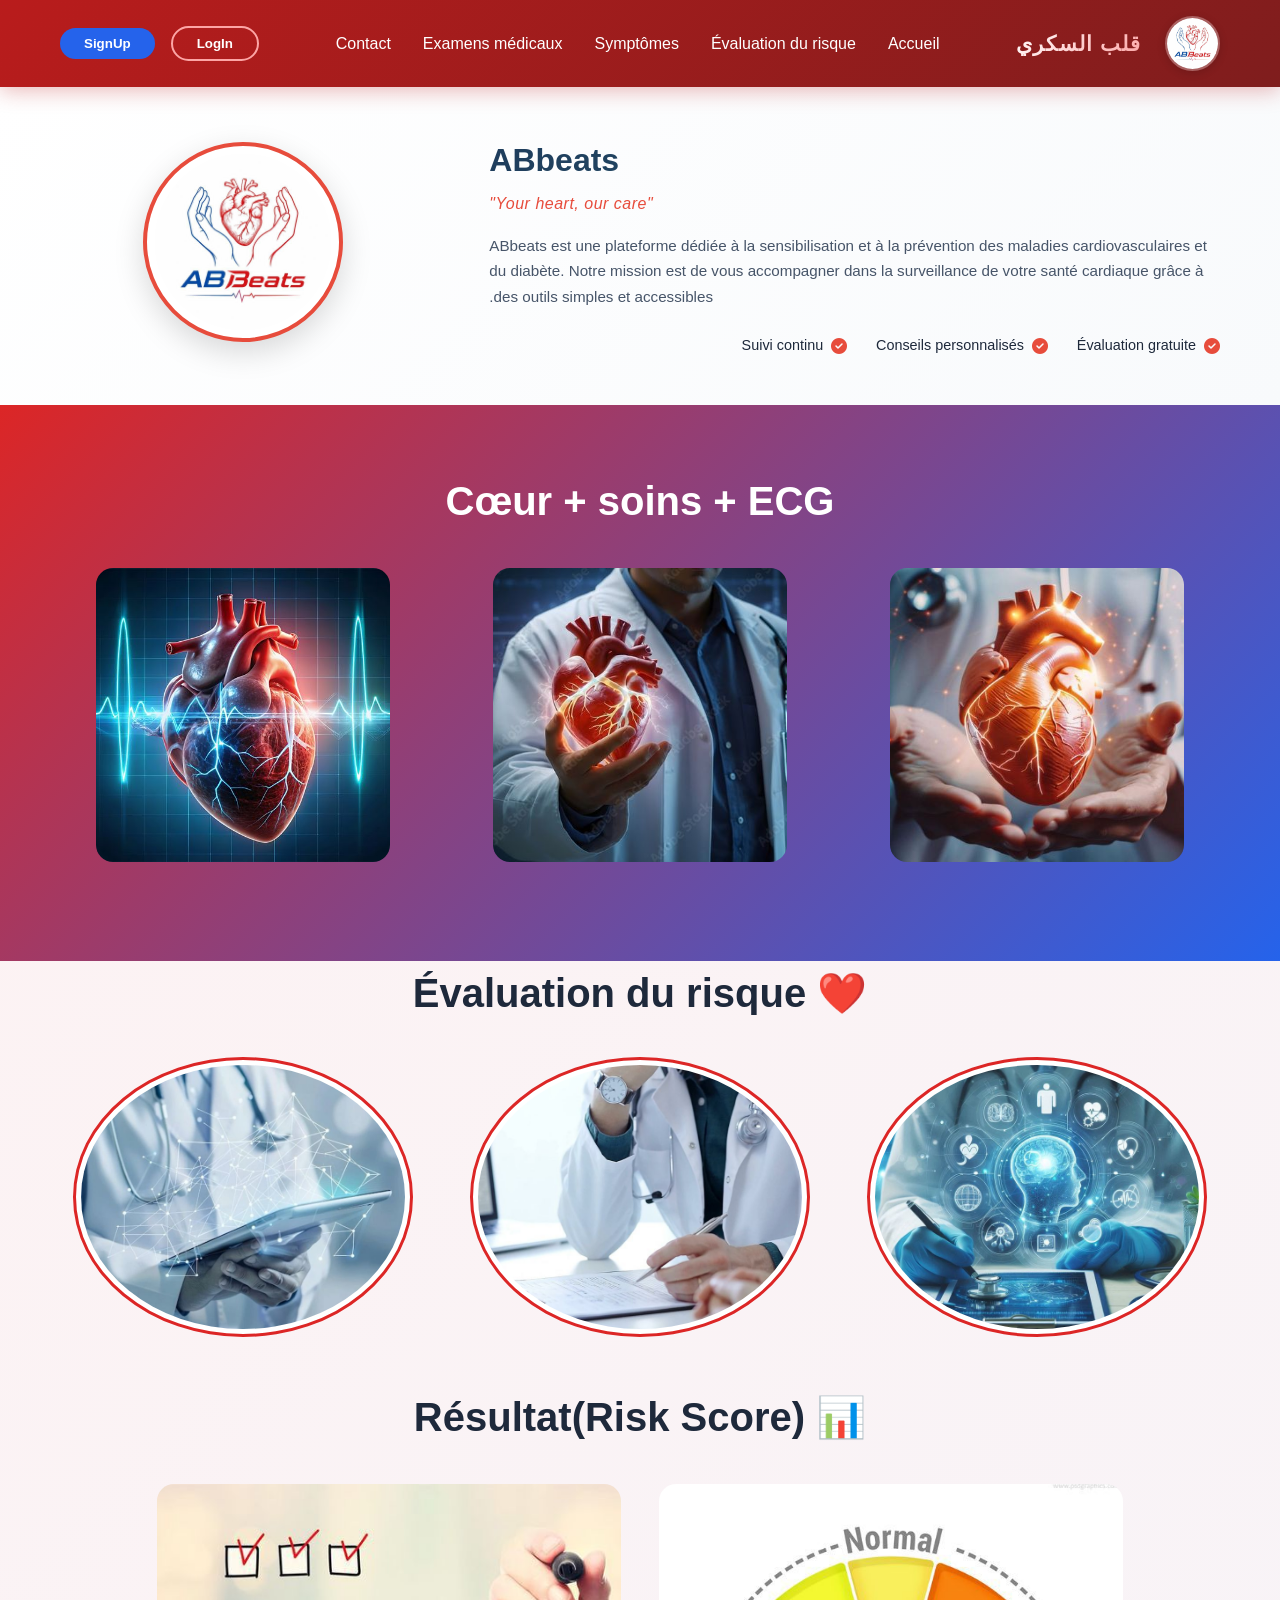
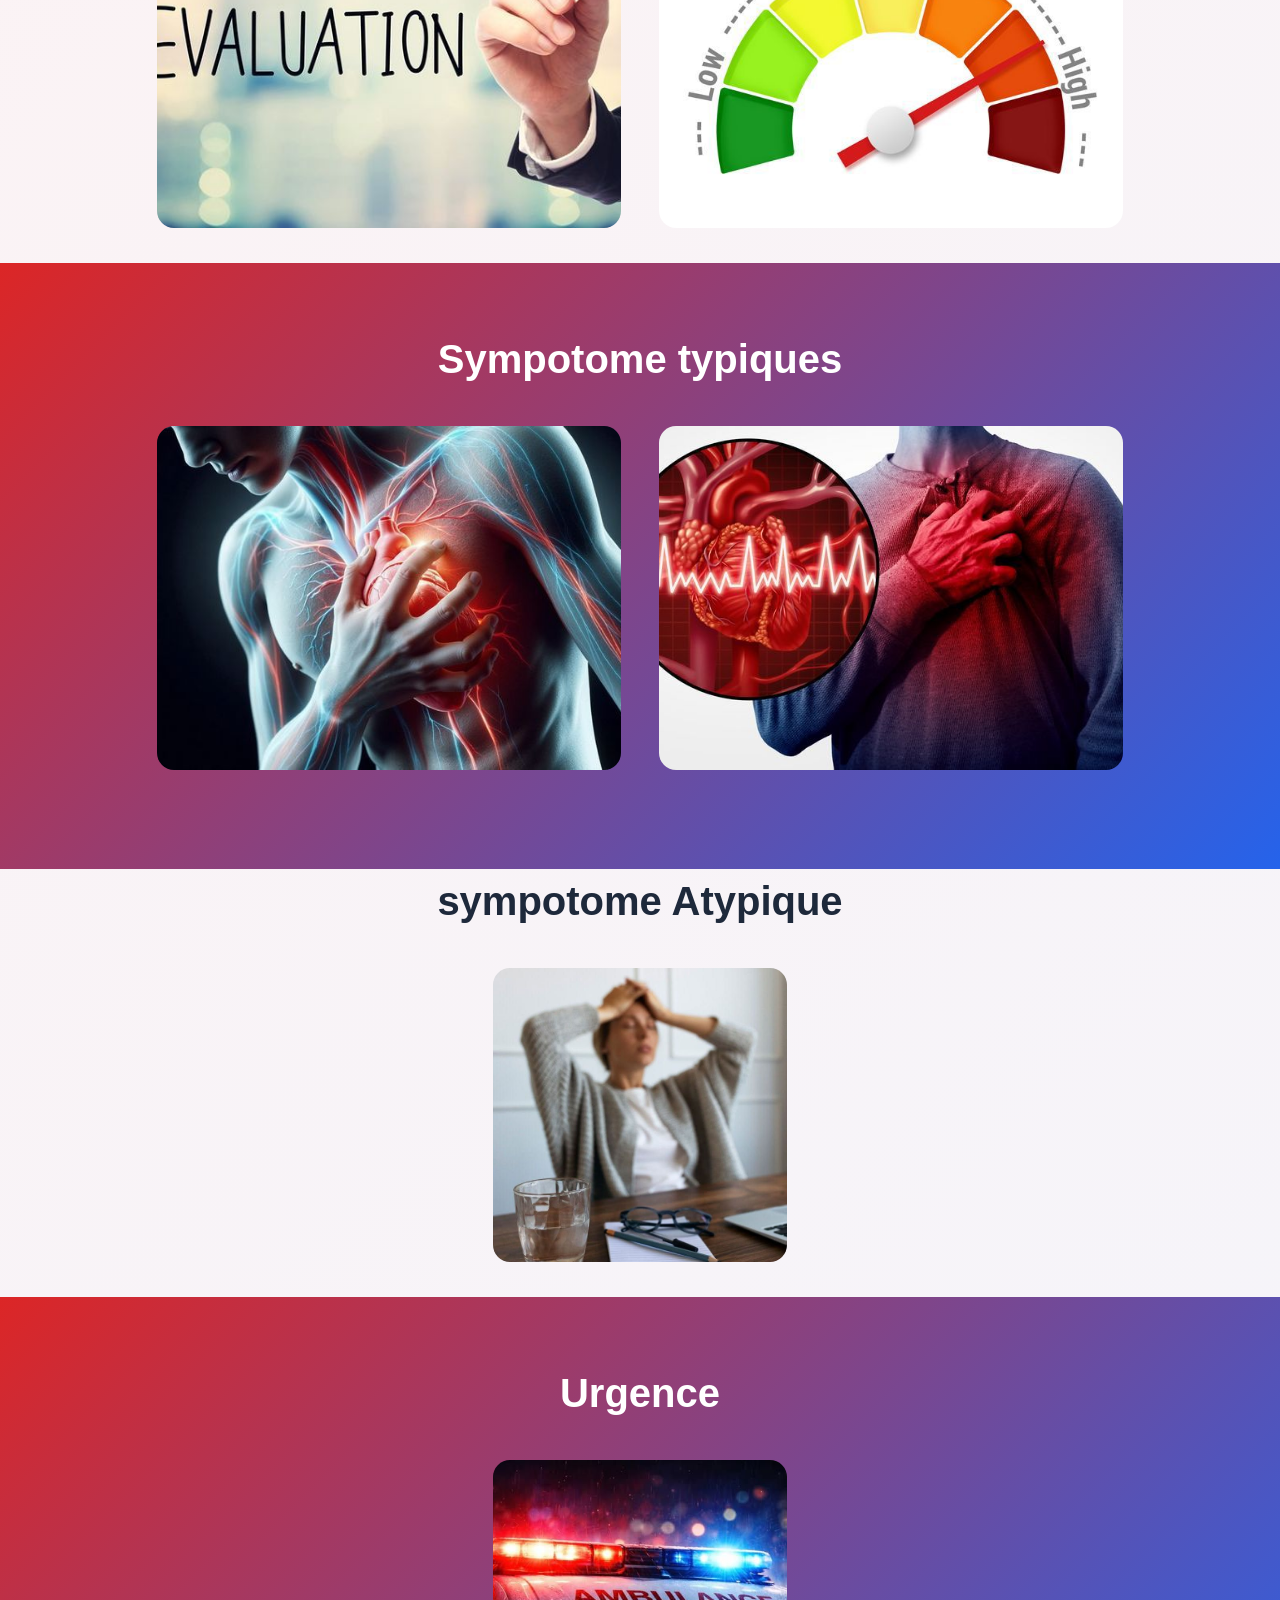
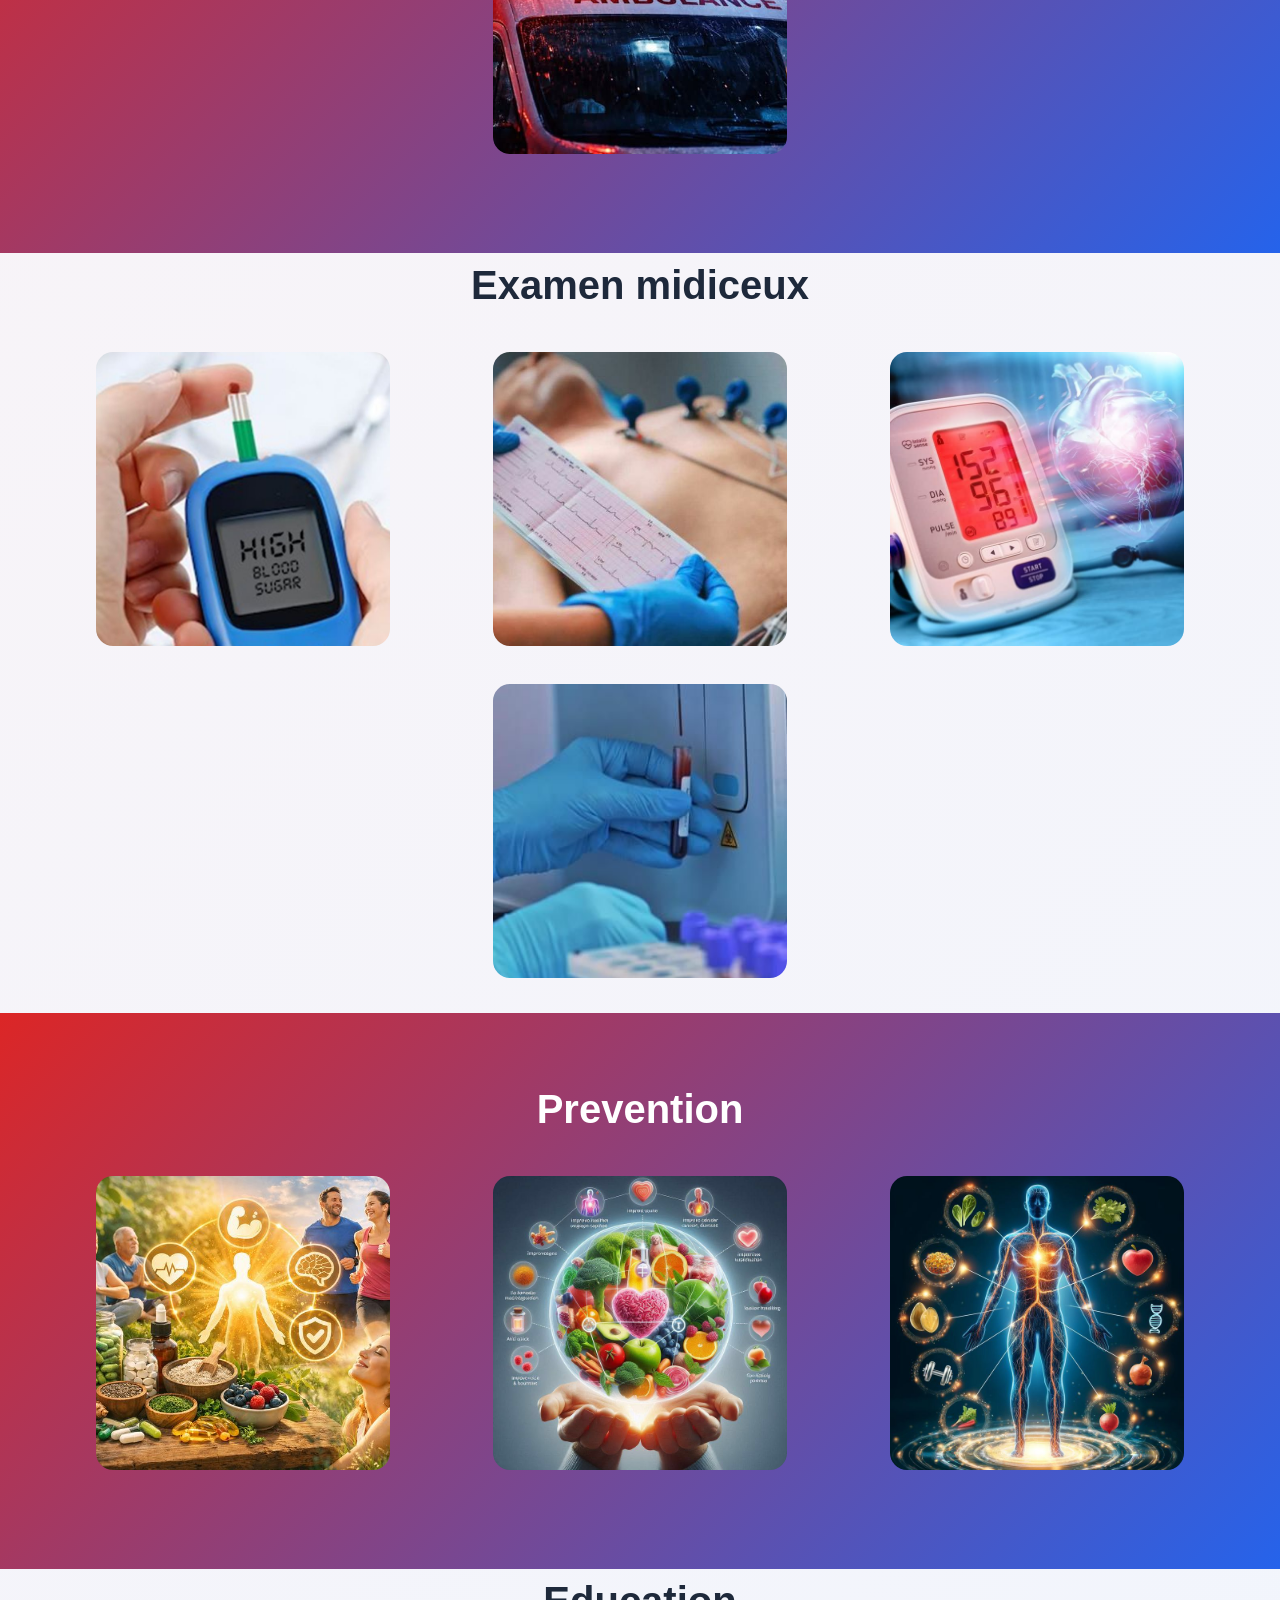
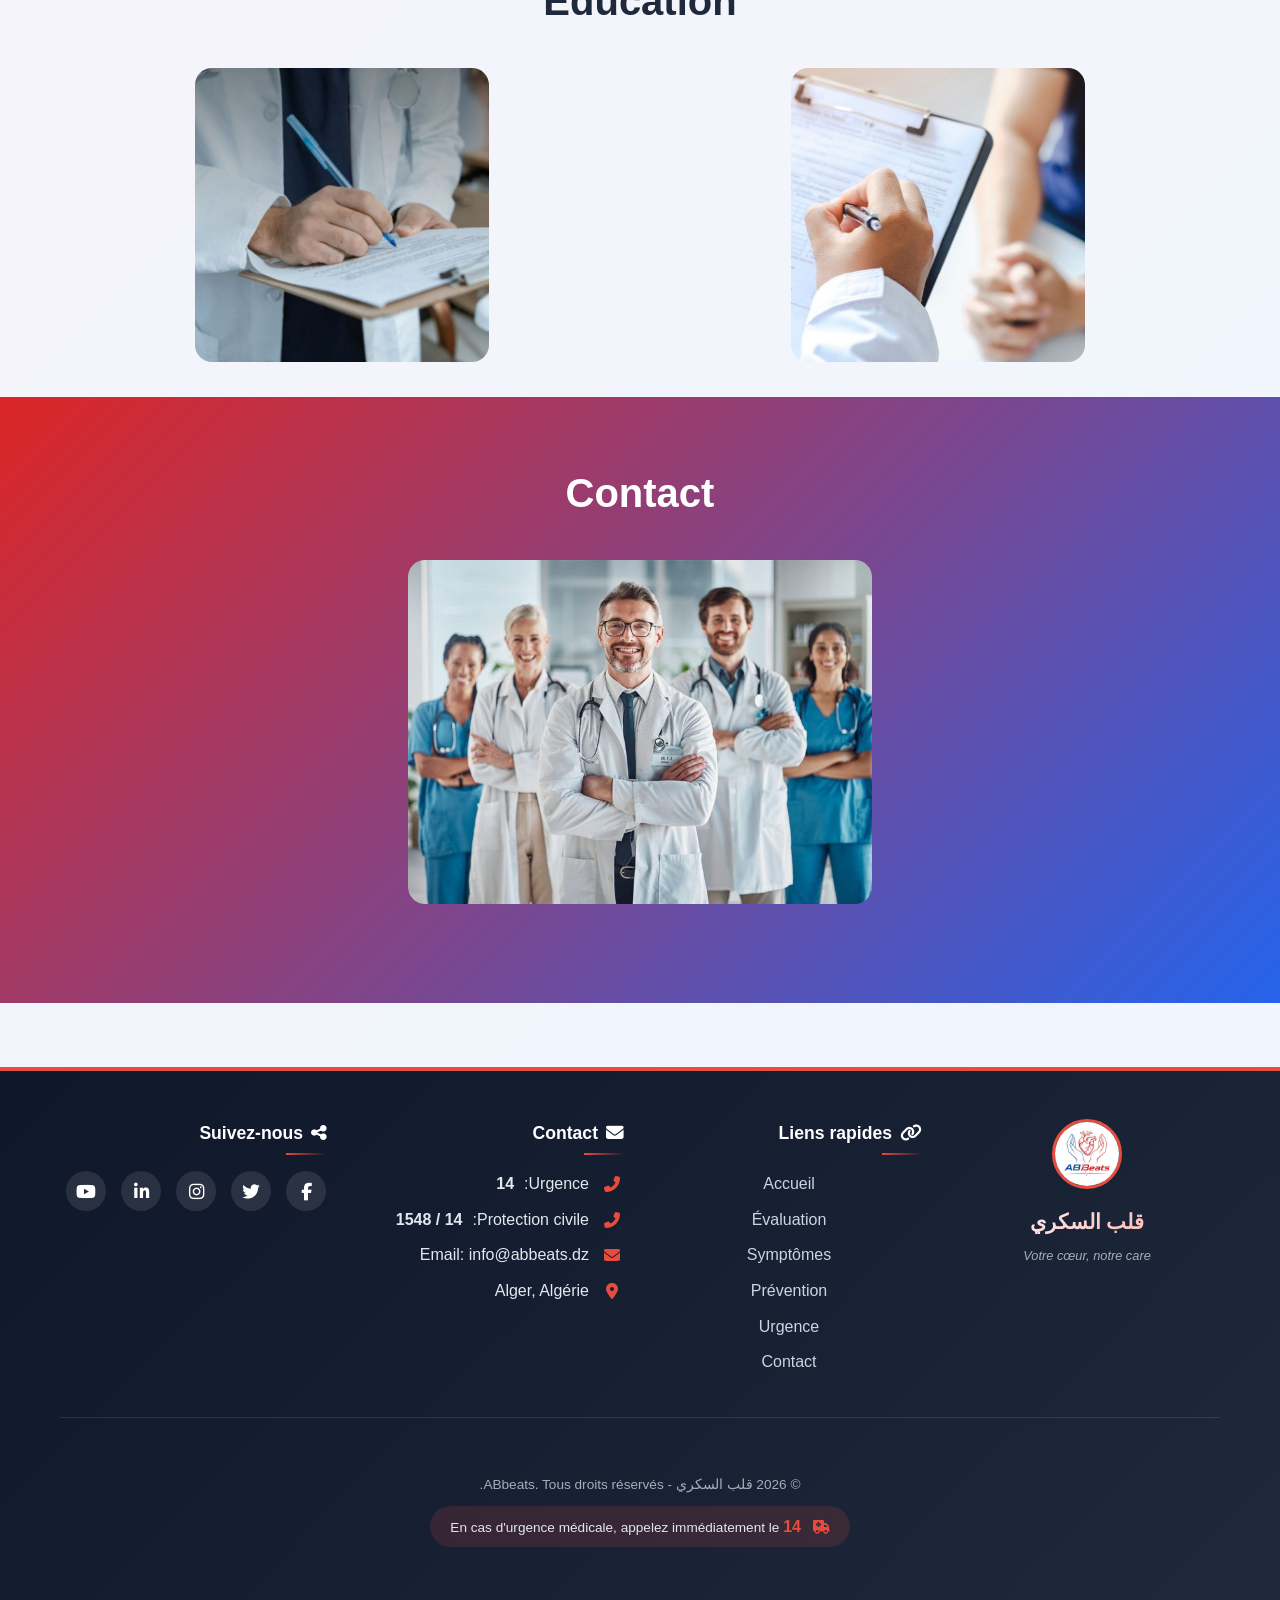
<file: index.html>
<!DOCTYPE html>
<html lang="ar" dir="rtl">
<head>
  <meta charset="UTF-8" />
  <meta name="viewport" content="width=device-width, initial-scale=1.0" />
  <title>قلب السكري - تقييم خطر أمراض القلب</title>
  <link rel="stylesheet" href="https://cdnjs.cloudflare.com/ajax/libs/font-awesome/6.4.0/css/all.min.css">
  <link rel="stylesheet" href="style.css">
</head>
<body>
  <header class="header">
    <div class="container">
      <nav class="navbar">
       <div class="logo">
          <img src="image/logo.jpg" alt="Image: Cœur et soins" > 
          <span class="logo-heart"></span>
          <span class="logo-text">قلب السكري</span>
        </div>
        <div class="nav-links">
          <a href="#accueil" class="nav-link">Accueil</a>
          <a href="#risk" class="nav-link">Évaluation du risque</a>
          <a href="#symptoms" class="nav-link">Symptômes</a>
          <a href="#exams" class="nav-link">Examens médicaux</a>
          <a href="#contact" class="nav-link">Contact</a>
        </div>
         
        <div class="nav-actions">
          <button class="login-btn"><a href="signUp/login.html" style="color: inherit; text-decoration: none;">LogIn</a></button>
          <button class="register-btn"><a href="signUp/signup.html" style="color: inherit; text-decoration: none;">SignUp</a></button>
        </div>
        <button class="menu-toggle" id="menuToggle">
          <span class="bar"></span>
          <span class="bar"></span>
          <span class="bar"></span>
        </button>
      </nav>
    </div>
  </header>

  <main>
 <section class="about-simple">
  <div class="container">
    <div class="about-wrapper">
      
      <div class="about-content">
        <h2>ABbeats</h2>
        <p class="about-slogan">"Your heart, our care"</p>
        <p class="about-description">
          ABbeats est une plateforme dédiée à la sensibilisation et à la prévention des maladies cardiovasculaires et du diabète. 
          Notre mission est de vous accompagner dans la surveillance de votre santé cardiaque grâce à des outils simples et accessibles.
        </p>
        <div class="about-features">
          <span><i class="fas fa-check-circle"></i> Évaluation gratuite</span>
          <span><i class="fas fa-check-circle"></i> Conseils personnalisés</span>
          <span><i class="fas fa-check-circle"></i> Suivi continu</span>
        </div>
      </div>
      <div class="about-image">
        <img src="image/logo.jpg" alt="Logo ABbeats">
      </div>
    </div>
  </div>
</section>

    <!-- ==================== القسم 1: Accueil ==================== -->
    <section class="hero" id="accueil">
      <div class="container">
        <div class="hero-content">
          <h1 class="hero-title"> Cœur + soins + ECG</h1>
        </div>
        <div class="hero-image">
          <img src="image/img1.jfif" alt="Image: Cœur et soins" class="hero-img">
          <img src="image/img11.jfif" alt="Image: Soins cardiaques" class="hero-img">
          <img src="image/img12.jfif" alt="Image: ECG" class="hero-img">
        </div>
      </div>
    </section>

    <!-- ==================== القسم 2: Évaluation du risque ==================== -->
    <section class="risk-section" id="risk">
      <div class="container">
        <div class="hero-content">
          <h1 class="hero-title">❤️ Évaluation du risque</h1>
        </div>
        <div class="risk-images">
          <img src="image/img2.jfif" alt="Risk Image 1" class="risk-img">
          <img src="image/img22.jfif" alt="Risk Image 2" class="risk-img">
          <img src="image/img23.jfif" alt="Risk Image 3" class="risk-img">
        </div>
      </div>
    </section>
    
    <!-- ==================== القسم 3: Résultat ==================== -->
    <section class="result-section" id="result">
      <div class="container">
        <div class="result-content">
          <h1 class="hero-title">📊 Résultat(Risk Score)</h1>
        </div>
        <div class="result-images">
          <img src="image/img3.jfif" alt="Result Image 1" class="result-img">
          <img src="image/img32.jfif" alt="Result Image 2" class="result-img">
        </div>
      </div>
    </section>
        <!-- ====================  sympotome ==================== -->
    <section class="sympotome-section" id="sympotome">
      <div class="container">
        <div class="result-content">
          <h1 class="hero-title">Sympotome typiques</h1>
        </div>
        <div class="result-images">
          <img src="image/img4.jfif" alt="Result Image 1" class="result-img">
          <img src="image/img41.jfif" alt="Result Image 2" class="result-img">
        </div>
      </div>
    </section>

<!--  sympotome Atypique -->
    <section class="result-section" id="accueil">
      <div class="container">
        <div class="hero-content">
          <h1 class="hero-title">sympotome Atypique</h1>
        </div>
        <div class="hero-image">
          <img src="image/img5.jpg" alt="Image: Cœur et soins" class="hero-img">
        </div>
      </div>
    </section>

    <!--  Urgence -->
    <section class="sympotome-section" id="accueil">
      <div class="container">
        <div class="hero-content">
          <h1 class="hero-title">Urgence</h1>
        </div>
        <div class="hero-image">
          <img src="image/img6.jfif" alt="Image: Cœur et soins" class="hero-img">
        </div>
      </div>
    </section>
    <!--  Examen midiceux -->
    <section class="result-section" id="accueil">
      <div class="container">
        <div class="hero-content">
          <h1 class="hero-title"> Examen midiceux</h1>
        </div>
        <div class="hero-image">
          <img src="image/img7.jpg" alt="Image: Cœur et soins" class="hero-img">
          <img src="image/img71.jpg" alt="Image: Cœur et soins" class="hero-img">
          <img src="image/img72.jpg" alt="Image: Cœur et soins" class="hero-img">
          <img src="image/img73.jpg" alt="Image: Cœur et soins" class="hero-img">
        </div>
      </div>
    </section>
    
     <!--  Prevention -->
    <section class="sympotome-section" id="accueil">
      <div class="container">
        <div class="hero-content">
          <h1 class="hero-title">Prevention</h1>
        </div>
        <div class="hero-image">
          <img src="image/img8.jfif" alt="Image: Cœur et soins" class="hero-img">
          <img src="image/img81.jpg" alt="Image: Cœur et soins" class="hero-img">
          <img src="image/img82.jpg" alt="Image: Cœur et soins" class="hero-img">
        </div>
      </div>
    </section>

    <!--  Education -->
    <section class="result-section" id="accueil">
      <div class="container">
        <div class="hero-content">
          <h1 class="hero-title">  Education</h1>
        </div>
        <div class="hero-image">
          <img src="image/img9.jfif" alt="Image: Cœur et soins" class="hero-img">
          <img src="image/img91.jpg" alt="Image: Cœur et soins" class="hero-img">
        </div>
      </div>
    </section>
  
<!--Contact us -->
     <section class="sympotome-section" id="result">
      <div class="container">
        <div class="result-content">
          <h1 class="hero-title">Contact</h1>
        </div>
        <div class="result-images">
          <img src="image/img10.jfif" alt="Result Image 1" class="result-img">
         
        </div>
      </div>
    </section>

        

  
        
    

   
      
   

  </main>

<footer class="footer">
  <div class="container">
    <div class="footer-content">
      <div class="footer-section">
        <div class="footer-logo">
          <img src="image/logo.jpg" alt="Logo قلب السكري">
          <h3>قلب السكري</h3>
          <p>Votre cœur, notre care</p>
        </div>
      </div>
      
      <div class="footer-section">
        <h4><i class="fas fa-link"></i> Liens rapides</h4>
        <ul>
          <li><a href="#accueil">Accueil</a></li>
          <li><a href="#evaluation">Évaluation</a></li>
          <li><a href="#symptomes">Symptômes</a></li>
          <li><a href="#prevention">Prévention</a></li>
          <li><a href="#urgence">Urgence</a></li>
          <li><a href="#contact">Contact</a></li>
        </ul>
      </div>
      
      <div class="footer-section">
        <h4><i class="fas fa-envelope"></i> Contact</h4>
        <ul class="contact-info">
          <li><i class="fas fa-phone-alt"></i> Urgence: <strong>14</strong></li>
          <li><i class="fas fa-phone-alt"></i> Protection civile: <strong>14 / 1548</strong></li>
          <li><i class="fas fa-envelope"></i> Email: info@abbeats.dz</li>
          <li><i class="fas fa-map-marker-alt"></i> Alger, Algérie</li>
        </ul>
      </div>
      
      <div class="footer-section">
        <h4><i class="fas fa-share-alt"></i> Suivez-nous</h4>
        <div class="social-links">
          <a href="#" aria-label="Facebook"><i class="fab fa-facebook-f"></i></a>
          <a href="#" aria-label="Twitter"><i class="fab fa-twitter"></i></a>
          <a href="#" aria-label="Instagram"><i class="fab fa-instagram"></i></a>
          <a href="#" aria-label="LinkedIn"><i class="fab fa-linkedin-in"></i></a>
          <a href="#" aria-label="YouTube"><i class="fab fa-youtube"></i></a>
        </div>
      </div>
    </div>
    
    <div class="footer-bottom">
      <div class="footer-bottom-content">
        <p class="copyright">&copy; 2026 قلب السكري - ABbeats. Tous droits réservés.</p>
        <p class="emergency-note">
          <i class="fas fa-ambulance"></i> En cas d'urgence médicale, appelez immédiatement le <strong>14</strong>
        </p>
      </div>
    </div>
  </div>
</footer>
  <!-- Google Translate -->
  <div id="google_translate_element" class="translate-btn"></div>
  <script>
    function googleTranslateElementInit() {
      new google.translate.TranslateElement({
        pageLanguage: 'fr',
        includedLanguages: 'ar,fr,en',
        layout: google.translate.TranslateElement.InlineLayout.SIMPLE
      }, 'google_translate_element');
    }
  </script>
  <script src="//translate.google.com/translate_a/element.js?cb=googleTranslateElementInit"></script>

  <script src="script.js"></script>
</body>
</html>
</file>
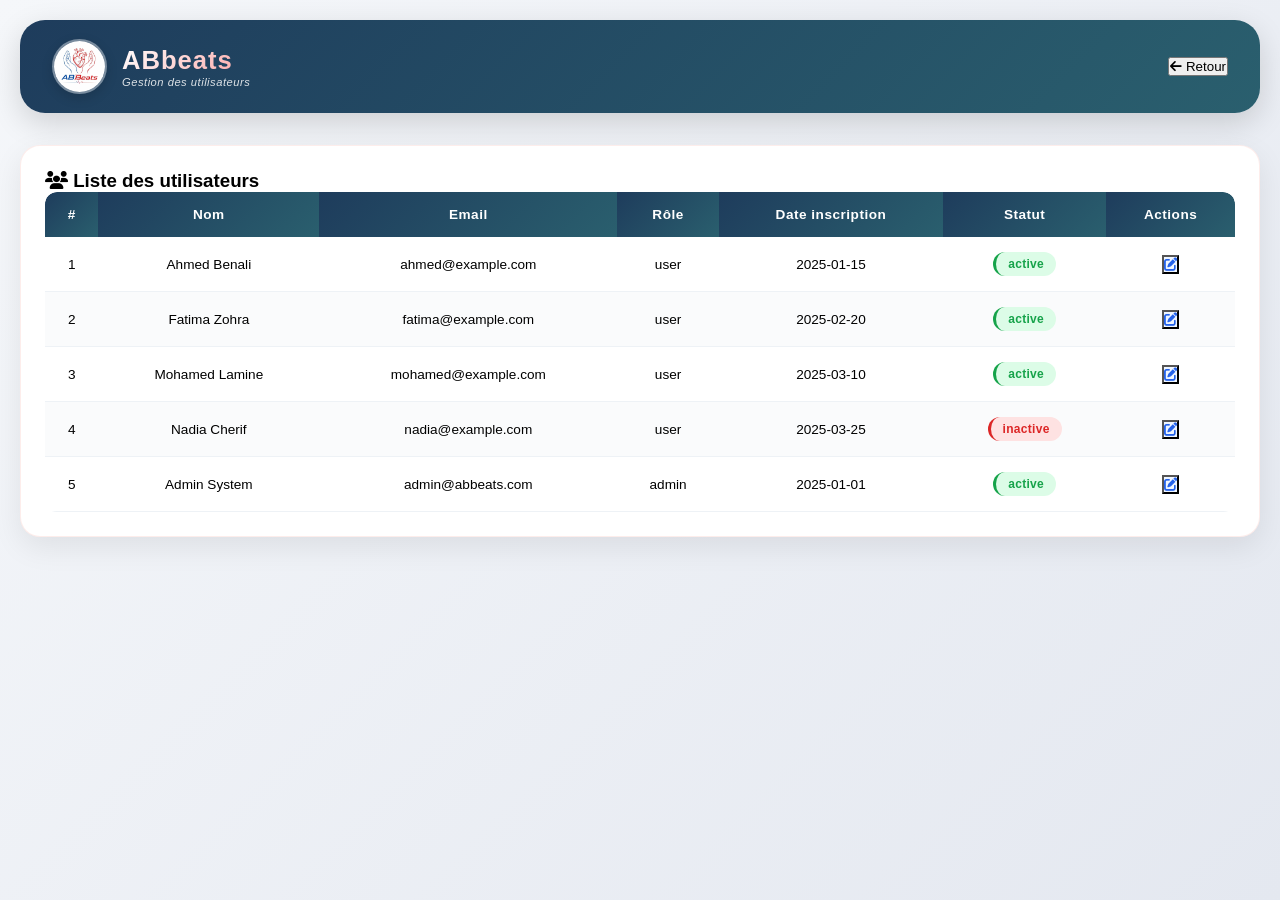
<file: admin/users-management.html>
<!DOCTYPE html>
<html lang="fr">
<head>
    <meta charset="UTF-8">
    <meta name="viewport" content="width=device-width, initial-scale=1.0">
    <title>Gestion des utilisateurs - ABbeats</title>
    <link rel="stylesheet" href="https://cdnjs.cloudflare.com/ajax/libs/font-awesome/6.4.0/css/all.min.css">
    <link rel="stylesheet" href="admin.css">
</head>
<body>
    <div class="admin-container">
        <div class="admin-header">
            <div class="logo">
        <img src="../image/logo.jpg" alt="Image: Cœur et soins" > 
                <div class="logo-text">
                    <h1>ABbeats</h1>
                    <p class="tagline">Gestion des utilisateurs</p>
                </div>
            </div>
            <button class="back-btn" onclick="window.location.href='admin.html'">
                <i class="fas fa-arrow-left"></i> Retour
            </button>
        </div>
        
        <div class="users-table-container">
            <h3><i class="fas fa-users"></i> Liste des utilisateurs</h3>
            <div class="table-wrapper">
                <table class="users-table">
                    <thead>
                        <tr><th>#</th><th>Nom</th><th>Email</th><th>Rôle</th><th>Date inscription</th><th>Statut</th><th>Actions</th></tr>
                    </thead>
                    <tbody id="usersList"></tbody>
                </table>
            </div>
        </div>
    </div>
    <script src="admin.js"></script>
    <script>
        function loadUsers() {
            const tbody = document.getElementById('usersList');
            tbody.innerHTML = users.map((u, i) => `
                <tr>
                    <td>${i+1}</td><td>${u.name}</td><td>${u.email}</td><td>${u.role}</td>
                    <td>${u.registeredAt}</td>
                    <td><span class="status-badge ${u.status === 'active' ? 'status-active' : 'status-inactive'}">${u.status}</span></td>
                    <td><button class="edit-btn" onclick="editUser(${u.id})"><i class="fas fa-edit"></i></button></td>
                </tr>
            `).join('');
        }
        loadUsers();
    </script>
</body>
</html>
</file>
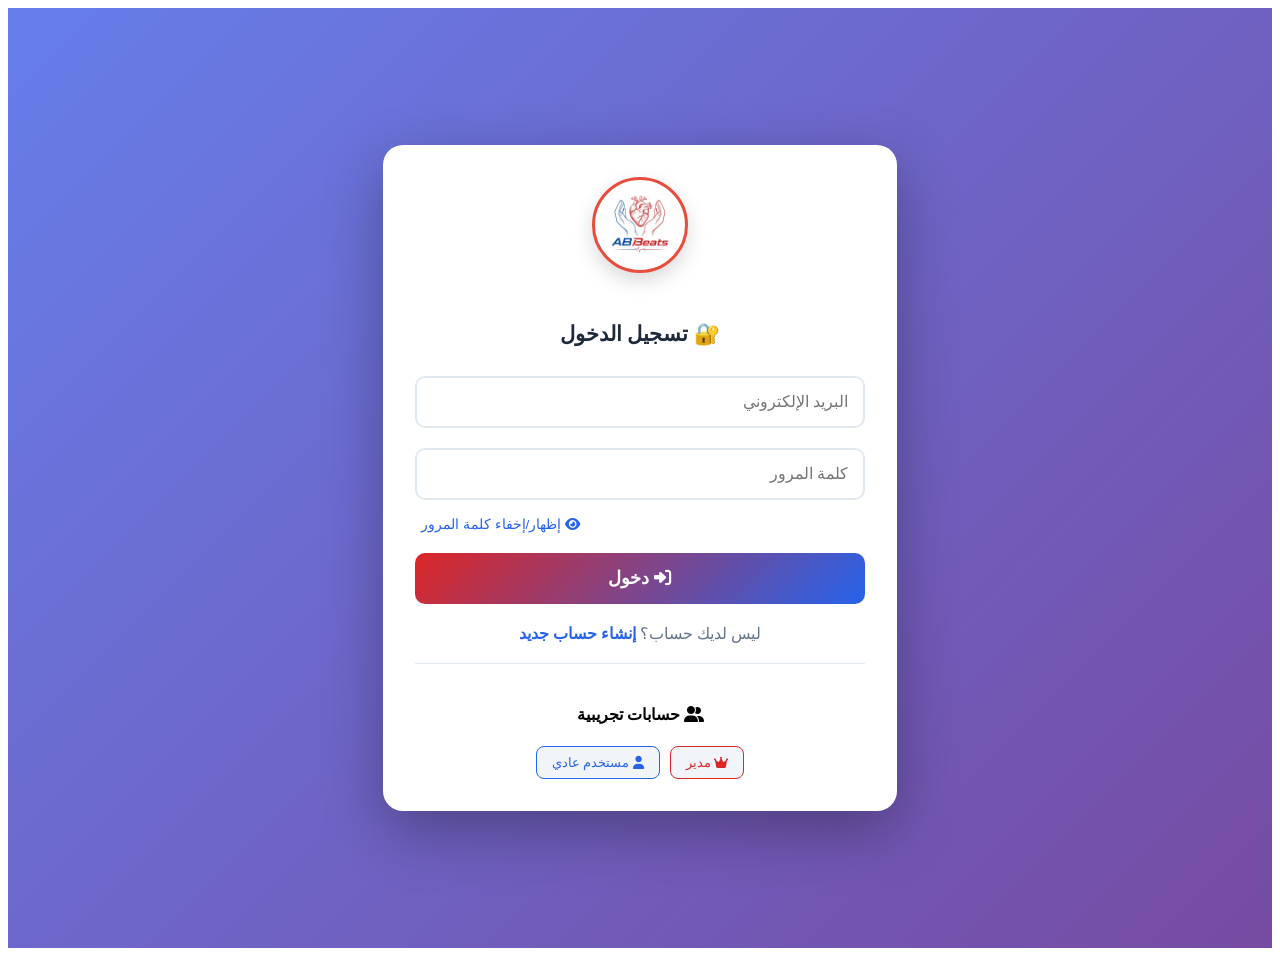
<file: signUp/login.html>
<!DOCTYPE html>
<html lang="ar" dir="rtl">
<head>
  <meta charset="UTF-8">
  <meta name="viewport" content="width=device-width, initial-scale=1.0">
  <title>تسجيل الدخول - قلب السكري</title>
  <link rel="stylesheet" href="https://cdnjs.cloudflare.com/ajax/libs/font-awesome/6.4.0/css/all.min.css">
  <link rel="stylesheet" href="style.css">
</head>
<body>
  <div class="auth-main">
    <div class="auth-container">
        <img src="../image/logo.jpg" alt="Image: Cœur et soins" > 
      <h3 style="margin-bottom: 20px; color: #1e293b;">🔐 تسجيل الدخول</h3>
      
      <form id="loginForm">
        <input type="email" id="email" placeholder="البريد الإلكتروني" required>
        <input type="password" id="password" placeholder="كلمة المرور" required>
        
        <div class="show-password">
          <button type="button" onclick="window.authHelpers.togglePassword()">
            <i class="fas fa-eye"></i> إظهار/إخفاء كلمة المرور
          </button>
        </div>
        
        <div id="errorMessage" class="error-message"></div>
        
        <button type="submit" class="auth-btn">
          <i class="fas fa-sign-in-alt"></i> دخول
        </button>
      </form>
      
      <div class="auth-link">
        ليس لديك حساب؟ <a href="signup.html">إنشاء حساب جديد</a>
      </div>
      
      <div class="demo-users">
        <h4><i class="fas fa-user-friends"></i> حسابات تجريبية</h4>
        <div class="demo-buttons">
          <button class="demo-btn admin" onclick="window.authHelpers.fillAdminCredentials()">
            <i class="fas fa-crown"></i> مدير
          </button>
          <button class="demo-btn user" onclick="window.authHelpers.fillUserCredentials()">
            <i class="fas fa-user"></i> مستخدم عادي
          </button>
        </div>
      </div>
    </div>
  </div>

  <script src="auth.js"></script>
  <script>
    document.getElementById('loginForm').addEventListener('submit', function(e) {
      e.preventDefault();
      const email = document.getElementById('email').value.trim();
      const password = document.getElementById('password').value;
      const errorDiv = document.getElementById('errorMessage');
      
      if (!email.includes("@") || !email.includes(".")) {
        errorDiv.textContent = "❌ البريد الإلكتروني غير صحيح!";
        errorDiv.style.display = "block";
        return;
      }
      
      if (password.length < 6) {
        errorDiv.textContent = "❌ كلمة المرور يجب أن تكون 6 أحرف على الأقل";
        errorDiv.style.display = "block";
        return;
      }
      
      const result = window.authHelpers.login(email, password);
      
      if (result.success) {
        errorDiv.style.display = "none";
        alert(`✅ مرحباً ${result.userName}! تم تسجيل الدخول بنجاح`);
        
        if (result.userType === 'admin') {
          window.location.href = "../admin/admin.html";
        } else {
          window.location.href = "../dashboard/dashboard.html";
        }
      } else {
        errorDiv.textContent = "❌ " + result.message;
        errorDiv.style.display = "block";
      }
    });
    
    // التحقق من وجود مستخدم مسجل دخول مسبقاً
    const currentUser = localStorage.getItem('currentUser');
    if (currentUser) {
      const user = JSON.parse(currentUser);
      if (user.type === 'admin') window.location.href = "../admin/admin.html";
      else window.location.href = "../dashboard/dashboard.html";
    }
  </script>
</body>
</html>
</file>
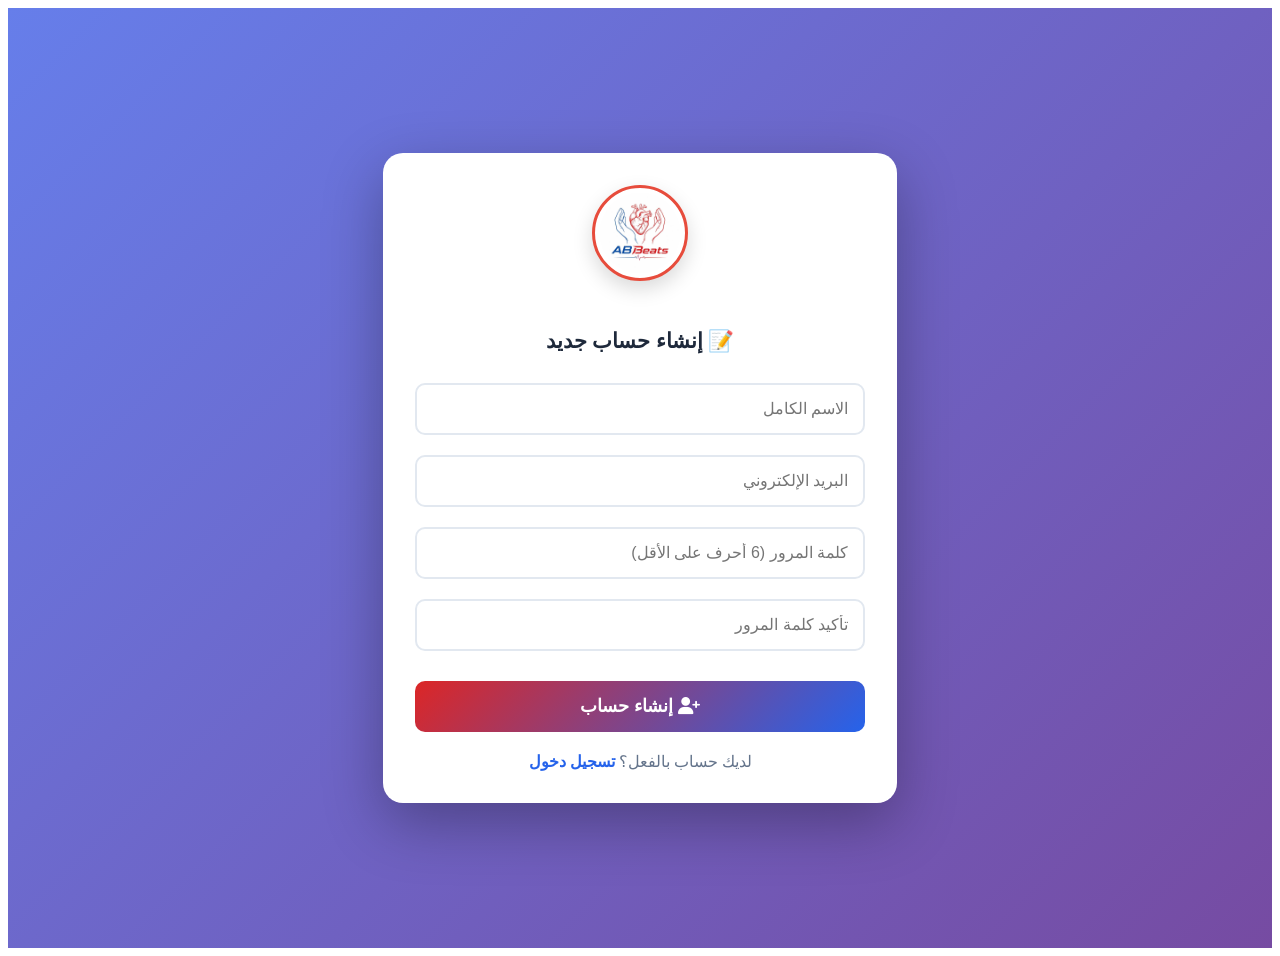
<file: signUp/signup.html>
<!DOCTYPE html>
<html lang="ar" dir="rtl">
<head>
  <meta charset="UTF-8">
  <meta name="viewport" content="width=device-width, initial-scale=1.0">
  <title>إنشاء حساب - قلب السكري</title>
  <link rel="stylesheet" href="https://cdnjs.cloudflare.com/ajax/libs/font-awesome/6.4.0/css/all.min.css">
  <link rel="stylesheet" href="style.css">
</head>
<body>
  <div class="auth-main">
    <div class="auth-container">
        <img src="../image/logo.jpg" alt="Image: Cœur et soins" > 
      <h3 style="margin-bottom: 20px; color: #1e293b;">📝 إنشاء حساب جديد</h3>
      
      <form id="signupForm">
        <input type="text" id="name" placeholder="الاسم الكامل" required>
        <input type="email" id="email" placeholder="البريد الإلكتروني" required>
        <input type="password" id="password" placeholder="كلمة المرور (6 أحرف على الأقل)" required>
        <input type="password" id="confirmPassword" placeholder="تأكيد كلمة المرور" required>
        
        <div id="errorMessage" class="error-message"></div>
        
        <button type="submit" class="auth-btn">
          <i class="fas fa-user-plus"></i> إنشاء حساب
        </button>
      </form>
      
      <div class="auth-link">
        لديك حساب بالفعل؟ <a href="login.html">تسجيل دخول</a>
      </div>
    </div>
  </div>

  <script>
    document.getElementById('signupForm').addEventListener('submit', function(e) {
      e.preventDefault();
      
      const name = document.getElementById('name').value.trim();
      const email = document.getElementById('email').value.trim();
      const password = document.getElementById('password').value;
      const confirmPassword = document.getElementById('confirmPassword').value;
      const errorDiv = document.getElementById('errorMessage');
      
      if (!name) {
        errorDiv.textContent = "❌ الرجاء إدخال الاسم الكامل";
        errorDiv.style.display = "block";
        return;
      }
      
      if (!email.includes("@") || !email.includes(".")) {
        errorDiv.textContent = "❌ البريد الإلكتروني غير صحيح";
        errorDiv.style.display = "block";
        return;
      }
      
      if (password.length < 6) {
        errorDiv.textContent = "❌ كلمة المرور يجب أن تكون 6 أحرف على الأقل";
        errorDiv.style.display = "block";
        return;
      }
      
      if (password !== confirmPassword) {
        errorDiv.textContent = "❌ كلمة المرور وتأكيدها غير متطابقين";
        errorDiv.style.display = "block";
        return;
      }
      
      let users = JSON.parse(localStorage.getItem('registeredUsers') || '[]');
      
      if (users.find(u => u.email === email)) {
        errorDiv.textContent = "❌ هذا البريد الإلكتروني مسجل مسبقاً";
        errorDiv.style.display = "block";
        return;
      }
      
      users.push({
        name: name,
        email: email,
        password: password,
        type: 'user',
        registeredAt: new Date().toISOString()
      });
      
      localStorage.setItem('registeredUsers', JSON.stringify(users));
      
      alert('✅ تم إنشاء الحساب بنجاح! يمكنك الآن تسجيل الدخول');
      window.location.href = 'login.html';
    });
  </script>
</body>
</html>
</file>
<file: style.css>
* {
  margin: 0;
  padding: 0;
  box-sizing: border-box;
}

body {
  font-family: 'Segoe UI', Tahoma, Geneva, Verdana, sans-serif;
  background: linear-gradient(135deg, #fef2f2 0%, #eff6ff 100%);
  color: #1e293b;
  line-height: 1.6;
}

.container {
  max-width: 1200px;
  margin: 0 auto;
  padding: 0 20px;
}

.header {
  background: linear-gradient(135deg, #b91c1c 0%, #7f1d1d 100%);
  color: white;
  padding: 1rem 0;
  position: sticky;
  top: 0;
  z-index: 1000;
  box-shadow: 0 4px 20px rgba(185, 28, 28, 0.3);
}

.navbar {
  display: flex;
  justify-content: space-between;
  align-items: center;
  flex-wrap: wrap;
}

.logo {
  display: flex;
  align-items: center;
  gap: 10px;
}

.logo-text {
  font-size: 1.8rem;
  font-weight: bold;
  background: linear-gradient(135deg, #fff, #fca5a5);
  -webkit-background-clip: text;
  background-clip: text;
  color: transparent;
}

.logo-heart {
  font-size: 2rem;
  animation: heartbeat 1.5s ease infinite;
}

@keyframes heartbeat {
  0%, 100% { transform: scale(1); }
  50% { transform: scale(1.1); }
}

.nav-links {
  display: flex;
  gap: 2rem;
  flex-wrap: wrap;
}

.nav-link {
  color: white;
  text-decoration: none;
  font-weight: 500;
  transition: all 0.3s;
}

.nav-link:hover {
  color: #fca5a5;
  transform: translateY(-2px);
}

.nav-actions {
  display: flex;
  gap: 1rem;
  align-items: center;
}

.login-btn, .register-btn {
  padding: 0.5rem 1.5rem;
  border: none;
  border-radius: 25px;
  cursor: pointer;
  font-weight: bold;
  transition: all 0.3s;
}

.login-btn {
  background: transparent;
  border: 2px solid #fca5a5;
  color: white;
}

.login-btn:hover {
  background: #fca5a5;
  color: #7f1d1d;
}

.register-btn {
  background: #2563eb;
  color: white;
}

.register-btn:hover {
  background: #1d4ed8;
  transform: scale(1.05);
}

.menu-toggle {
  display: none;
  background: none;
  border: none;
  cursor: pointer;
  flex-direction: column;
  gap: 5px;
}

.bar {
  width: 25px;
  height: 3px;
  background: white;
  border-radius: 3px;
}

.hero {
  background: linear-gradient(135deg, #dc2626 0%, #2563eb 100%);
  color: white;
  padding: 4rem 0;
  text-align: center;
  position: relative;
  overflow: hidden;
}
 .sympotome-section{
  background: linear-gradient(135deg, #dc2626 0%, #2563eb 100%);
  color: white;
  padding: 4rem 0;
  text-align: center;
  position: relative;
  overflow: hidden;
}

.hero-title {
  font-size: 2.5rem;
  margin-bottom: 1rem;
}

.hero-subtitle {
  font-size: 1.2rem;
  margin-bottom: 2rem;
  opacity: 0.95;
}

.btn-urgence {
  background: #dc2626;
  color: white;
  padding: 1rem 2rem;
  font-size: 1.2rem;
  border: none;
  border-radius: 50px;
  cursor: pointer;
  transition: all 0.3s;
  animation: pulse 2s infinite;
}

@keyframes pulse {
  0%, 100% { transform: scale(1); box-shadow: 0 0 0 0 rgba(220, 38, 38, 0.7); }
  50% { transform: scale(1.05); box-shadow: 0 0 0 10px rgba(220, 38, 38, 0); }
}

.btn-urgence:hover {
  background: #991b1b;
  transform: scale(1.05);
  animation: none;
}

.card {
  background: rgba(255, 255, 255, 0.95);
  backdrop-filter: blur(10px);
  border-radius: 20px;
  padding: 2rem;
  margin: 2rem 0;
  box-shadow: 0 10px 40px rgba(0, 0, 0, 0.1);
  transition: transform 0.3s;
  border: 1px solid rgba(220, 38, 38, 0.1);
}

.card:hover {
  transform: translateY(-5px);
}

.card h2 {
  background: linear-gradient(135deg, #dc2626, #2563eb);
  -webkit-background-clip: text;
  background-clip: text;
  color: transparent;
  margin-bottom: 1.5rem;
  font-size: 1.8rem;
  border-right: 5px solid #dc2626;
  padding-right: 1rem;
}

.symptoms-grid {
  display: grid;
  grid-template-columns: 1fr 1fr;
  gap: 2rem;
  margin-top: 1rem;
}

.symptom-box {
  padding: 1.5rem;
  border-radius: 15px;
}

.symptom-classique {
  background: linear-gradient(135deg, #fef2f2 0%, #fee2e2 100%);
  border-right: 5px solid #dc2626;
}

.symptom-atypique {
  background: linear-gradient(135deg, #eff6ff 0%, #dbeafe 100%);
  border-right: 5px solid #2563eb;
}

.symptom-box h3 {
  margin-bottom: 1rem;
  font-size: 1.3rem;
}

.symptom-box ul {
  list-style: none;
  padding-right: 0;
}

.symptom-box li {
  padding: 0.5rem 0;
  display: flex;
  align-items: center;
  gap: 10px;
}

.symptom-classique li i { color: #dc2626; }
.symptom-atypique li i { color: #2563eb; }

.monitoring-table {
  width: 100%;
  border-collapse: collapse;
  margin-top: 1rem;
}

.monitoring-table th, .monitoring-table td {
  border: 1px solid #e2e8f0;
  padding: 12px;
  text-align: center;
}

.monitoring-table th {
  background: linear-gradient(135deg, #dc2626, #2563eb);
  color: white;
}

.tools-grid {
  display: grid;
  grid-template-columns: repeat(auto-fit, minmax(250px, 1fr));
  gap: 1.5rem;
  margin-top: 1rem;
}

.tool-card {
  background: linear-gradient(135deg, #fef2f2, #eff6ff);
  padding: 1.5rem;
  border-radius: 15px;
  text-align: center;
  cursor: pointer;
  transition: all 0.3s;
  border: 1px solid rgba(220, 38, 38, 0.2);
}

.tool-card:hover {
  transform: scale(1.05);
  background: linear-gradient(135deg, #fee2e2, #dbeafe);
}

.tool-card i {
  font-size: 2.5rem;
  background: linear-gradient(135deg, #dc2626, #2563eb);
  -webkit-background-clip: text;
  background-clip: text;
  color: transparent;
  margin-bottom: 1rem;
}

.downloads-grid {
  display: grid;
  grid-template-columns: repeat(auto-fit, minmax(250px, 1fr));
  gap: 1.5rem;
  margin-top: 1rem;
}

.download-card {
  background: linear-gradient(135deg, #dc2626, #2563eb);
  color: white;
  padding: 1.5rem;
  border-radius: 15px;
  text-align: center;
  cursor: pointer;
  transition: all 0.3s;
}

.download-card:hover {
  transform: translateY(-5px);
}

.footer {
  background: linear-gradient(135deg, #1e293b 0%, #0f172a 100%);
  color: white;
  padding: 2rem 0;
  margin-top: 3rem;
  text-align: center;
}

.date-input {
  padding: 10px;
  margin-left: 10px;
  border: 2px solid #e2e8f0;
  border-radius: 10px;
}

.save-btn {
  padding: 10px 20px;
  background: linear-gradient(135deg, #dc2626, #2563eb);
  color: white;
  border: none;
  border-radius: 10px;
  cursor: pointer;
}

@media (max-width: 768px) {
  .nav-links {
    display: none;
    position: absolute;
    top: 70px;
    left: 0;
    right: 0;
    background: linear-gradient(135deg, #b91c1c, #7f1d1d);
    flex-direction: column;
    padding: 1rem;
    text-align: center;
    gap: 1rem;
  }
  .nav-links.active { display: flex; }
  .menu-toggle { display: flex; }
  .symptoms-grid { grid-template-columns: 1fr; }
  .hero-title { font-size: 1.8rem; }
}
/* أضف هذه الأنماط إلى ملف index.css */
/* ============================================
   IMAGE STYLES
   ============================================ */

/* Hero image */
.hero-img {
  width: 100%;
  max-width: 400px;
  height:100%;
  max-height:400px;
  border-radius: 20px;
  object-fit: cover;
  display:inline-flex;
  
}

/* Risk cards images */
.card-img {
  width: 120px;
  height: 120px;
   width: 100%;
  max-width: 400px;
  height: 400px;
  
  border-radius: 50%;
  object-fit: cover;
  margin-bottom: 1rem;
  border: 1px solid #dc2626;
  padding: 5px;
  background: none;
   object-position: center; /* توسيط الصورة داخل الإطار */
  display: inline-flex;
  
}

/* Activity image */
.activity-img {
  width: 100px;
  height: 100px;
  border-radius: 15px;
  object-fit: cover;
}

/* Symptoms images */
.symptom-img {
  width: 100%;
  height: 180px;
  object-fit: cover;
  border-radius: 15px;
  margin-bottom: 1rem;
}

/* Emergency image */
.emergency-img {
  width: 150px;
  height: 120px;
  object-fit: cover;
  border-radius: 15px;
  margin-bottom: 1rem;
}

/* Exams images */
.exam-img {
  width: 60px;
  height: 60px;
  border-radius: 50%;
  object-fit: cover;
  margin-bottom: 0.5rem;
}

/* Prevention images */
.prevention-img {
  width: 70px;
  height: 70px;
  border-radius: 50%;
  object-fit: cover;
  margin-bottom: 0.5rem;
}

/* Video image */
.video-img {
  width: 100%;
  height: 200px;
  object-fit: cover;
  border-radius: 15px;
  cursor: pointer;
}

/* Team image */
.team-img {
  width: 120px;
  height: 120px;
  border-radius: 50%;
  object-fit: cover;
  margin: 0 auto 1rem;
  display: block;
  border: 3px solid #dc2626;
}

/* Placeholder text for images (appears when src is empty) */
.img-placeholder-text {
  text-align: center;
  color: #94a3b8;
  font-size: 0.8rem;
  margin-top: 0.5rem;
}

img[src=""] {
  display: none;
}

img[src=""] + .img-placeholder-text,
img:not([src]) + .img-placeholder-text {
  display: block;
}

.hero-image .img-placeholder-text {
  text-align: center;
  margin-top: 0.5rem;
}

/* Responsive */
@media (max-width: 768px) {
  .hero-img {
    max-width: 250px;
  }
  
  .symptom-img {
    height: 140px;
  }
  
  .video-img {
    height: 150px;
  }
  
  .card-img {
    width: 60px;
    height: 60px;
  }
}

.risk-img{
   width: 100%;
  max-width: 400px;
  height: 400px;
  border-radius: 20px;
  object-fit: cover;
  object-position: center; /* توسيط الصورة داخل الإطار */
  display: inline-flex;
  margin: 0 auto;
}
.hero-img {
  width: 100%;
  max-width: 400px;
  height: 400px;
  border-radius: 20px;
  object-fit: cover;
  object-position: center; /* توسيط الصورة داخل الإطار */
  display: inline-flex;
  margin: 0 auto;
  transition: transform 0.3s;
  cursor: pointer;

}

/* للشاشات الصغيرة */
@media (max-width: 768px) {
  .hero-img , .risk-img{
    height: 250px;
    max-width: 100%;
  }
}

/* للشاشات الكبيرة */
@media (min-width: 1200px) {
  .hero-img , .risk-img {
    height: 450px;
    max-width: 500px;
  }
}

/*risk images*/
.risk-images {
  display: flex;
  gap: 1rem;
  justify-content: center;
  flex-wrap: wrap;
  margin-top: 2rem;
}

.risk-img {
  width: 300px;
  height: 300px;
  border-radius: 20px;
  object-fit: cover;
  
   border-radius: 50%;
  margin-bottom: 1rem;
  border: 1px solid #dc2626;
  padding: 5px;
  
  transition: transform 0.3s;
  cursor: pointer;
}

.risk-img:hover , .hero-img:hover{
  transform: translateY(-10px);
  background:red;
}

@media (max-width: 768px) {
  .risk-images {
    flex-direction: column;
    align-items: center;
  }
  
  .risk-img {
    width: 90%;
    height: auto;
  }
}

/*images in the middle and the center*/

.hero-image {
  display: flex;
  flex-direction: row;
  justify-content: center;
  align-items: center;
  gap: 2rem;
  flex-wrap: wrap;
  margin: 2rem 0;
}

/* الصور في نفس السطر */
.hero-img {
  width: 300px;
  height: 300px;
  border-radius: 20px;
  object-fit: cover;
  object-position: center;
  transition: all 0.3s ease-in-out;
  cursor: pointer;
  border: 3px solid transparent;
}

/* تأثير hover */
.hero-img:hover {
  transform: translateY(-10px) scale(1.03);
  box-shadow: 0 15px 30px rgba(220, 38, 38, 0.3);
  border-color: #dc2626;
}

.risk-images {
  display: flex;
  flex-direction: row;
  justify-content: center;
  align-items: center;
  gap: 2rem;
  flex-wrap: wrap;
  margin: 2rem 0;
}

/* صور تقييم الخطر */
.risk-img {
  width: 340px;
  height: 280px;
  border-radius: 50%;
  object-fit: cover;
  object-position: center;
  transition: all 0.3s ease-in-out;
  cursor: pointer;
  border: 3px solid #dc2626;
  padding: 5px;
  background: white;
}

/* تأثير hover لصور تقييم الخطر */
.risk-img:hover {
  transform: translateY(-10px) scale(1.05);
  box-shadow: 0 15px 30px rgba(220, 38, 38, 0.3);
  border-color: #b91c1c;
  background: #fee2e2;
}
.result-images {
  display: flex;
  flex-direction: row;
  justify-content: center;
  align-items: center;
  gap: 2rem;
  flex-wrap: wrap;
  margin: 2rem 0;
}

/* صور النتائج */
.result-img {
  width: 470px;
  height: 350px;
  border-radius: 20px;
  object-fit: cover;
  object-position: center;
  transition: all 0.3s ease-in-out;
  cursor: pointer;
  border: 3px solid transparent;
}

/* تأثير hover لصور النتائج */
.result-img:hover {
  transform: translateY(-10px) scale(1.03);
  box-shadow: 0 15px 30px rgba(37, 99, 235, 0.3);
  border-color: #2563eb;
}

.hero-content,
.section-header,
.result-content {
  text-align: center;
  margin-bottom: 2rem;
}

.hero-title {
  font-size: 2.5rem;
  text-align: center;
  margin-bottom: 1rem;
}


@media (max-width: 900px) {
  .hero-img,
  .risk-img,
  .result-img {
    width: 220px;
    height: 220px;
  }
  
  .hero-image,
  .risk-images,
  .result-images {
    gap: 1.5rem;
  }
}

/* للشاشات الصغيرة - تصبح الصور عمودية */
@media (max-width: 700px) {
  .hero-image,
  .risk-images,
  .result-images {
    flex-direction: column;
    align-items: center;
  }
  
  .hero-img,
  .risk-img,
  .result-img {
    width: 250px;
    height: 250px;
  }
  
  .hero-title {
    font-size: 1.8rem;
  }
}

/* للشاشات الصغيرة جداً */
@media (max-width: 480px) {
  .hero-img,
  .risk-img,
  .result-img {
    width: 200px;
    height: 200px;
  }
}

/* ============================================
   LOGO STYLES
   ============================================ */

.logo {
  display: flex;
  align-items: center;
  gap: 12px;
}

.logo img {
  width: 50px;
  height: 50px;
  border-radius: 50%;
  object-fit: cover;
  border: 2px solid rgba(255, 255, 255, 0.3);
  transition: all 0.3s ease;
  box-shadow: 0 2px 8px rgba(0, 0, 0, 0.15);
}

.logo img:hover {
  transform: scale(1.05);
  border-color: rgba(255, 255, 255, 0.6);
  box-shadow: 0 4px 12px rgba(0, 0, 0, 0.2);
}

.logo-heart {
  font-size: 1.8rem;
  animation: heartbeat 1.5s ease infinite;
}

.logo-text {
  font-size: 1.3rem;
  font-weight: bold;
  background: linear-gradient(135deg, #fff, #fca5a5);
  -webkit-background-clip: text;
  background-clip: text;
  color: transparent;
  letter-spacing: 1px;
}

@keyframes heartbeat {
  0%, 100% { transform: scale(1); }
  50% { transform: scale(1.15); }
}
/* Logo petit */
.logo img {
  width: 35px;
  height: 35px;
}

/* Logo moyen (recommandé) */
.logo img {
  width: 45px;
  height: 45px;
}

/* Logo grand */
.logo img {
  width: 55px;
  height: 55px;
}
@media (max-width: 768px) {
  .logo img {
    width: 35px;
    height: 35px;
  }
  
  .logo-text {
    font-size: 1rem;
  }
  
  .logo-heart {
    font-size: 1.3rem;
  }
}
/*footer*/
/* ============================================
   FOOTER STYLES
   ============================================ */

.footer {
  background: linear-gradient(135deg, #0f172a 0%, #1e293b 100%);
  color: #e2e8f0;
  margin-top: 4rem;
  padding-top: 3rem;
  border-top: 4px solid #e74c3c;
}

.footer .container {
  max-width: 1200px;
  margin: 0 auto;
  padding: 0 20px;
}

/* Footer Content Grid */
.footer-content {
  display: grid;
  grid-template-columns: repeat(auto-fit, minmax(250px, 1fr));
  gap: 2rem;
  margin-bottom: 2rem;
  padding-bottom: 2rem;
  border-bottom: 1px solid rgba(255, 255, 255, 0.1);
}

/* Footer Sections */
.footer-section h4 {
  color: white;
  font-size: 1.1rem;
  margin-bottom: 1rem;
  display: flex;
  align-items: center;
  gap: 8px;
  position: relative;
  padding-bottom: 8px;
}

.footer-section h4::after {
  content: '';
  position: absolute;
  bottom: 0;
  right: 0;
  width: 40px;
  height: 2px;
  background: linear-gradient(90deg, #e74c3c, transparent);
}

.footer-section ul {
  list-style: none;
  padding: 0;
}

.footer-section ul li {
  margin-bottom: 10px;
}

.footer-section ul li a {
  color: #cbd5e1;
  text-decoration: none;
  transition: all 0.3s;
  display: inline-block;
}

.footer-section ul li a:hover {
  color: #e74c3c;
  transform: translateX(5px);
}

/* Footer Logo */
.footer-logo {
  text-align: center;
}

.footer-logo img {
  width: 70px;
  height: 70px;
  border-radius: 50%;
  object-fit: cover;
  margin-bottom: 0.5rem;
  border: 3px solid #e74c3c;
  transition: all 0.3s;
}

.footer-logo img:hover {
  transform: scale(1.05);
  border-color: #c0392b;
}

.footer-logo h3 {
  color: white;
  font-size: 1.3rem;
  margin-bottom: 0.5rem;
  background: linear-gradient(135deg, #fff, #fca5a5);
  -webkit-background-clip: text;
  background-clip: text;
  color: transparent;
}

.footer-logo p {
  font-size: 0.8rem;
  opacity: 0.7;
  font-style: italic;
}

/* Contact Info */
.contact-info li {
  display: flex;
  align-items: center;
  gap: 10px;
  margin-bottom: 12px;
}

.contact-info li i {
  width: 25px;
  color: #e74c3c;
}

/* Social Links */
.social-links {
  display: flex;
  gap: 15px;
  flex-wrap: wrap;
  margin-top: 1rem;
}

.social-links a {
  width: 40px;
  height: 40px;
  background: rgba(255, 255, 255, 0.1);
  border-radius: 50%;
  display: flex;
  align-items: center;
  justify-content: center;
  color: white;
  text-decoration: none;
  transition: all 0.3s;
  font-size: 1.1rem;
}

.social-links a:hover {
  background: #e74c3c;
  transform: translateY(-3px);
}

/* Footer Bottom */
.footer-bottom {
  padding: 1.5rem 0;
  text-align: center;
}

.footer-bottom-content {
  display: flex;
  flex-direction: column;
  align-items: center;
  gap: 10px;
}

.copyright {
  font-size: 0.85rem;
  opacity: 0.7;
}

.emergency-note {
  background: rgba(231, 76, 60, 0.15);
  display: inline-block;
  padding: 8px 20px;
  border-radius: 40px;
  font-size: 0.85rem;
  font-weight: 500;
}

.emergency-note i {
  color: #e74c3c;
  margin-left: 8px;
}

.emergency-note strong {
  color: #e74c3c;
  font-size: 1rem;
}

/* Responsive Footer */
@media (max-width: 768px) {
  .footer {
    padding-top: 2rem;
  }
  
  .footer-content {
    grid-template-columns: 1fr;
    text-align: center;
    gap: 1.5rem;
  }
  
  .footer-section h4::after {
    right: 50%;
    transform: translateX(50%);
    width: 60px;
  }
  
  .footer-section h4 {
    justify-content: center;
  }
  
  .contact-info li {
    justify-content: center;
  }
  
  .social-links {
    justify-content: center;
  }
  
  .footer-logo img {
    width: 60px;
    height: 60px;
  }
  
  .emergency-note {
    font-size: 0.75rem;
    padding: 6px 12px;
  }
}

/* Animation au chargement */
@keyframes fadeInUp {
  from {
    opacity: 0;
    transform: translateY(20px);
  }
  to {
    opacity: 1;
    transform: translateY(0);
  }
}

.footer-section {
  animation: fadeInUp 0.5s ease forwards;
}

.footer-section:nth-child(1) { animation-delay: 0.1s; }
.footer-section:nth-child(2) { animation-delay: 0.2s; }
.footer-section:nth-child(3) { animation-delay: 0.3s; }
.footer-section:nth-child(4) { animation-delay: 0.4s; }


/* ============================================
   ABOUT SIMPLE SECTION
   ============================================ */



.about-simple {
  padding: 3rem 0;
  background: linear-gradient(135deg, #ffffff 0%, #f8fafc 100%);
}

.about-wrapper {
  display: flex;
  align-items: center;
  gap: 4rem;
  flex-wrap: wrap;
}

/* Logo / Image à gauche */
.about-image {
  flex: 1;
  text-align: center;
  min-width: 200px;
}

.about-image img {
  width: 200px;
  height: 200px;
  border-radius: 50%;
  object-fit: cover;
  border: 4px solid #e74c3c;
  box-shadow: 0 10px 30px rgba(0, 0, 0, 0.15);
  transition: all 0.3s;
  background: white;
  padding: 8px;
}

.about-image img:hover {
  transform: scale(1.02);
  border-color: #c0392b;
  box-shadow: 0 15px 35px rgba(231, 76, 60, 0.2);
}

/* Texte à droite */
.about-content {
  flex: 2;
}

.about-content h2 {
  font-size: 2rem;
  font-weight: 700;
  background: linear-gradient(135deg, #1e3c5c, #2a5f6e);
  -webkit-background-clip: text;
  background-clip: text;
  color: transparent;
  margin-bottom: 0.3rem;
  text-align: left;
}

.about-slogan {
  font-size: 1rem;
  font-style: italic;
  color: #e74c3c;
  margin-bottom: 1rem;
  font-weight: 500;
  letter-spacing: 0.5px;
  text-align: left;
}

.about-description {
  color: #475569;
  line-height: 1.7;
  margin-bottom: 1.5rem;
  font-size: 0.95rem;
  text-align: left;
}

.about-features {
  display: flex;
  flex-wrap: wrap;
  gap: 1.8rem;
  text-align: left;
}

.about-features span {
  display: inline-flex;
  align-items: center;
  gap: 8px;
  color: #1e293b;
  font-size: 0.9rem;
  font-weight: 500;
  
}

.about-features i {
  color: #e74c3c;
  font-size: 1rem;
}

/* Responsive */
@media (max-width: 768px) {
  .about-simple {
    padding: 2rem 0;
  }
  
  .about-wrapper {
    flex-direction: column;
    text-align: center;
    gap: 1.5rem;
  }
  
  .about-image img {
    width: 130px;
    height: 130px;
  }
  
  .about-content h2 {
    font-size: 1.6rem;
  }
  
  .about-description {
    text-align: center;
  }
  
  .about-features {
    justify-content: center;
    gap: 1rem;
  }
  
  .about-features span {
    font-size: 0.8rem;
  }
}
</file>
<file: admin/admin.css>
* {
  margin: 0;
  padding: 0;
  box-sizing: border-box;
}

body {
  font-family: 'Poppins', 'Segoe UI', Tahoma, Geneva, Verdana, sans-serif;
  background: linear-gradient(135deg, #f5f7fa 0%, #e4e8f0 100%);
  min-height: 100vh;
}

.admin-container {
  max-width: 1400px;
  margin: 0 auto;
  padding: 20px;
}

/* ============================================
   Header Styles
   ============================================ */
.admin-header {
  background: linear-gradient(135deg, #1e3c5c 0%, #2a5f6e 100%);
  color: white;
  padding: 1.2rem 2rem;
  border-radius: 25px;
  display: flex;
  justify-content: space-between;
  align-items: center;
  margin-bottom: 2rem;
  flex-wrap: wrap;
  gap: 1rem;
  box-shadow: 0 10px 30px rgba(0, 0, 0, 0.15);
}

.logo {
  display: flex;
  align-items: center;
  gap: 12px;
}

.logo-heart {
  font-size: 2.2rem;
  animation: heartbeat 1.5s ease infinite;
  filter: drop-shadow(0 2px 5px rgba(0,0,0,0.2));
}

@keyframes heartbeat {
  0%, 100% { transform: scale(1); }
  50% { transform: scale(1.15); }
}

.logo-text h1 {
  font-size: 1.5rem;
  font-weight: 600;
  letter-spacing: 1px;
}

.tagline {
  font-size: 0.7rem;
  opacity: 0.8;
}

.user-info {
  display: flex;
  align-items: center;
  gap: 15px;
  background: rgba(255, 255, 255, 0.15);
  padding: 8px 20px;
  border-radius: 40px;
}

.logout-btn {
  background: #e74c3c;
  color: white;
  border: none;
  padding: 8px 20px;
  border-radius: 25px;
  cursor: pointer;
  font-weight: bold;
  transition: all 0.3s;
  display: flex;
  align-items: center;
  gap: 8px;
}

.logout-btn:hover {
  background: #c0392b;
  transform: scale(1.02);
}

/* ============================================
   Statistics Cards
   ============================================ */
.stats-grid {
  display: grid;
  grid-template-columns: repeat(auto-fit, minmax(200px, 1fr));
  gap: 1.5rem;
  margin-bottom: 2rem;
}

.stat-card {
  background: white;
  border-radius: 20px;
  padding: 1.2rem;
  text-align: center;
  box-shadow: 0 10px 30px rgba(0, 0, 0, 0.08);
  transition: all 0.3s;
  border-top: 4px solid #e74c3c;
}

.stat-card:hover {
  transform: translateY(-5px);
  box-shadow: 0 15px 35px rgba(0, 0, 0, 0.12);
}

.stat-card i {
  font-size: 2rem;
  background: linear-gradient(135deg, #e74c3c, #2a5f6e);
  -webkit-background-clip: text;
  background-clip: text;
  color: transparent;
}

.stat-number {
  font-size: 1.8rem;
  font-weight: bold;
  color: #1e293b;
  margin: 0.5rem 0;
}

.stat-label {
  color: #64748b;
  font-size: 0.85rem;
}

/* ============================================
   Admin Actions Buttons
   ============================================ */
.admin-actions {
  display: grid;
  grid-template-columns: repeat(auto-fit, minmax(200px, 1fr));
  gap: 1rem;
  margin-bottom: 2rem;
}

.admin-action-btn {
  display: flex;
  align-items: center;
  justify-content: center;
  gap: 10px;
  padding: 12px 16px;
  border: none;
  border-radius: 12px;
  font-size: 0.9rem;
  font-weight: 600;
  cursor: pointer;
  transition: all 0.3s ease;
  box-shadow: 0 2px 8px rgba(0, 0, 0, 0.08);
}

.admin-action-btn i {
  font-size: 1.1rem;
  transition: transform 0.3s ease;
}

.admin-action-btn:hover {
  transform: translateY(-2px);
}

.admin-action-btn:hover i {
  transform: scale(1.1);
}

#manageAppointmentsBtn { background: linear-gradient(135deg, #2a5f6e, #1e3c5c); color: white; }
#manageUsersBtn { background: linear-gradient(135deg, #8b5cf6, #7c3aed); color: white; }
#exportDataBtn { background: linear-gradient(135deg, #10b981, #059669); color: white; }
#importDataBtn { background: linear-gradient(135deg, #3b82f6, #2563eb); color: white; }
#statsReportBtn { background: linear-gradient(135deg, #f59e0b, #d97706); color: white; }
#backupDataBtn { background: linear-gradient(135deg, #8b5cf6, #7c3aed); color: white; }
#clearAllDataBtn { background: linear-gradient(135deg, #e74c3c, #c0392b); color: white; }

/* ============================================
   Chart Container
   ============================================ */
.chart-container {
  background: white;
  border-radius: 25px;
  padding: 1.5rem;
  margin-bottom: 2rem;
  box-shadow: 0 10px 30px rgba(0, 0, 0, 0.08);
}

.chart-container h3 {
  margin-bottom: 1rem;
  color: #1e293b;
  display: flex;
  align-items: center;
  gap: 10px;
}

.chart-wrapper {
  max-width: 100%;
  overflow-x: auto;
}

/* ============================================
   Tables
   ============================================ */
.users-table-container, .appointments-table-container {
  background: white;
  border-radius: 25px;
  padding: 1.5rem;
  box-shadow: 0 10px 30px rgba(0, 0, 0, 0.08);
  margin-bottom: 2rem;
}

.table-header {
  display: flex;
  justify-content: space-between;
  align-items: center;
  margin-bottom: 1rem;
  flex-wrap: wrap;
  gap: 1rem;
}

.table-header h3 {
  color: #1e293b;
  display: flex;
  align-items: center;
  gap: 10px;
}

.icon-btn {
  background: #f1f5f9;
  border: none;
  padding: 8px 12px;
  border-radius: 10px;
  cursor: pointer;
  transition: all 0.3s;
}

.icon-btn:hover {
  background: #e2e8f0;
  transform: scale(1.05);
}

.search-box {
  display: flex;
  align-items: center;
  gap: 1rem;
  background: #f8fafc;
  border-radius: 12px;
  padding: 0.5rem 1rem;
  margin-bottom: 1.5rem;
  border: 2px solid #e2e8f0;
  flex-wrap: wrap;
}

.search-box i {
  color: #94a3b8;
}

.search-box input {
  flex: 1;
  border: none;
  outline: none;
  background: transparent;
  font-size: 0.9rem;
  min-width: 150px;
}

.filter-select {
  padding: 8px 12px;
  border: 1px solid #e2e8f0;
  border-radius: 10px;
  background: white;
  cursor: pointer;
}

.table-wrapper {
  overflow-x: auto;
}

.users-table, .appointments-table {
  width: 100%;
  border-collapse: collapse;
}

.users-table th, .appointments-table th {
  background: linear-gradient(135deg, #1e3c5c, #2a5f6e);
  color: white;
  padding: 12px;
  text-align: center;
  font-size: 0.85rem;
}

.users-table td, .appointments-table td {
  padding: 10px;
  text-align: center;
  border-bottom: 1px solid #e2e8f0;
  font-size: 0.85rem;
}

.users-table tr:hover, .appointments-table tr:hover {
  background: #f8fafc;
}

.user-avatar {
  width: 35px;
  height: 35px;
  border-radius: 50%;
  background: linear-gradient(135deg, #e74c3c, #2a5f6e);
  display: inline-flex;
  align-items: center;
  justify-content: center;
  color: white;
  font-weight: bold;
}

.status-badge {
  display: inline-block;
  padding: 4px 12px;
  border-radius: 20px;
  font-size: 0.75rem;
  font-weight: 500;
}

.status-active { background: #dcfce7; color: #16a34a; }
.status-inactive { background: #fee2e2; color: #dc2626; }

.action-btn {
  background: none;
  border: none;
  cursor: pointer;
  padding: 5px;
  margin: 0 3px;
  border-radius: 5px;
  transition: all 0.3s;
}

.edit-btn { color: #2563eb; }
.edit-btn:hover { background: #dbeafe; transform: scale(1.1); }

.delete-btn { color: #e74c3c; }
.delete-btn:hover { background: #fee2e2; transform: scale(1.1); }

.table-footer {
  margin-top: 1rem;
  display: flex;
  justify-content: space-between;
  align-items: center;
  flex-wrap: wrap;
  gap: 1rem;
}

.pagination {
  display: flex;
  gap: 5px;
}

.pagination button {
  padding: 5px 10px;
  border: 1px solid #e2e8f0;
  background: white;
  border-radius: 8px;
  cursor: pointer;
  transition: all 0.3s;
}

.pagination button:hover {
  background: #1e3c5c;
  color: white;
}

.pagination .active {
  background: #1e3c5c;
  color: white;
}

.bulk-delete-btn {
  background: #e74c3c;
  color: white;
  border: none;
  padding: 8px 16px;
  border-radius: 10px;
  cursor: pointer;
  display: flex;
  align-items: center;
  gap: 8px;
}

/* ============================================
   Activity Log
   ============================================ */
.activity-log {
  background: white;
  border-radius: 25px;
  padding: 1.5rem;
  box-shadow: 0 10px 30px rgba(0, 0, 0, 0.08);
  margin-bottom: 2rem;
}

.activity-log h3 {
  margin-bottom: 1rem;
  color: #1e293b;
  display: flex;
  align-items: center;
  gap: 10px;
}

.activity-item {
  padding: 12px;
  border-bottom: 1px solid #e2e8f0;
  display: flex;
  align-items: center;
  gap: 15px;
  transition: all 0.3s;
  border-radius: 12px;
}

.activity-item:hover {
  background: #f8fafc;
}

.activity-icon {
  width: 40px;
  height: 40px;
  border-radius: 50%;
  display: flex;
  align-items: center;
  justify-content: center;
}

.activity-icon.login { background: #dbeafe; color: #2563eb; }
.activity-icon.register { background: #dcfce7; color: #16a34a; }
.activity-icon.delete { background: #fee2e2; color: #e74c3c; }
.activity-icon.edit { background: #fef3c7; color: #f59e0b; }

.activity-content { flex: 1; }
.activity-user { font-weight: bold; color: #1e293b; }
.activity-action { font-size: 0.85rem; color: #64748b; }
.activity-time { font-size: 0.75rem; color: #94a3b8; }

/* ============================================
   System Info
   ============================================ */
.system-info {
  display: grid;
  grid-template-columns: repeat(auto-fit, minmax(200px, 1fr));
  gap: 1rem;
  margin-top: 1rem;
}

.info-card {
  background: white;
  border-radius: 15px;
  padding: 1rem;
  display: flex;
  align-items: center;
  gap: 15px;
  box-shadow: 0 5px 15px rgba(0, 0, 0, 0.05);
}

.info-card i {
  font-size: 1.8rem;
  color: #e74c3c;
}

.info-card h4 { font-size: 0.85rem; color: #64748b; }
.info-card p { font-weight: bold; color: #1e293b; }

/* ============================================
   Modals
   ============================================ */
.modal {
  position: fixed;
  top: 0;
  left: 0;
  width: 100%;
  height: 100%;
  background: rgba(0, 0, 0, 0.7);
  backdrop-filter: blur(5px);
  z-index: 10000;
  display: flex;
  justify-content: center;
  align-items: center;
}

.modal-content {
  background: white;
  border-radius: 20px;
  max-width: 500px;
  width: 90%;
  box-shadow: 0 20px 60px rgba(0, 0, 0, 0.3);
}

.modal-content.large {
  max-width: 600px;
}

.modal-header {
  display: flex;
  justify-content: space-between;
  align-items: center;
  padding: 1rem 1.5rem;
  border-bottom: 1px solid #e2e8f0;
}

.modal-close {
  background: none;
  border: none;
  font-size: 1.5rem;
  cursor: pointer;
}

.modal-body {
  padding: 1.5rem;
}

.form-group {
  margin-bottom: 1rem;
}

.form-group label {
  display: block;
  margin-bottom: 0.5rem;
  font-weight: 500;
}

.form-control {
  width: 100%;
  padding: 10px;
  border: 2px solid #e2e8f0;
  border-radius: 10px;
  font-size: 0.9rem;
}

.modal-buttons {
  display: flex;
  gap: 1rem;
  margin-top: 1.5rem;
}

.save-btn, .cancel-btn, .export-stats-btn {
  padding: 10px 20px;
  border: none;
  border-radius: 10px;
  cursor: pointer;
  font-weight: 500;
}

.save-btn { background: #1e3c5c; color: white; }
.cancel-btn { background: #e2e8f0; color: #1e293b; }
.export-stats-btn { background: #10b981; color: white; margin-top: 1rem; width: 100%; }

.stats-details {
  background: #f8fafc;
  border-radius: 15px;
  padding: 1rem;
}

.stats-row {
  display: flex;
  justify-content: space-between;
  padding: 10px 0;
  border-bottom: 1px solid #e2e8f0;
}

/* ============================================
   Responsive
   ============================================ */
@media (max-width: 768px) {
  .admin-header { flex-direction: column; text-align: center; }
  .admin-actions { grid-template-columns: 1fr; }
  .stats-grid { grid-template-columns: repeat(2, 1fr); }
  .search-box { flex-direction: column; align-items: stretch; }
  .filter-select { width: 100%; }
  .table-header { flex-direction: column; align-items: flex-start; }
  .users-table th, .users-table td { font-size: 0.7rem; padding: 6px; }
}

/* ============================================
   Scrollbar
   ============================================ */
::-webkit-scrollbar { width: 8px; }
::-webkit-scrollbar-track { background: #f1f1f1; border-radius: 10px; }
::-webkit-scrollbar-thumb { background: linear-gradient(135deg, #e74c3c, #2a5f6e); border-radius: 10px; }
/* ============================================
   TABLES STYLES - Version améliorée
   ============================================ */

.users-table-container, .appointments-table-container {
  background: white;
  border-radius: 20px;
  padding: 1.5rem;
  box-shadow: 0 10px 30px rgba(0, 0, 0, 0.08);
  margin-bottom: 2rem;
  transition: all 0.3s ease;
  border: 1px solid rgba(231, 76, 60, 0.1);
}

.users-table-container:hover, .appointments-table-container:hover {
  box-shadow: 0 15px 35px rgba(0, 0, 0, 0.12);
}

/* En-tête du tableau */
.table-header {
  display: flex;
  justify-content: space-between;
  align-items: center;
  margin-bottom: 1.5rem;
  flex-wrap: wrap;
  gap: 1rem;
  padding-bottom: 0.5rem;
  border-bottom: 2px solid #eef2f6;
}

.table-header h3 {
  color: #1e293b;
  display: flex;
  align-items: center;
  gap: 10px;
  font-size: 1.2rem;
  font-weight: 600;
}

.table-header h3 i {
  color: #e74c3c;
  font-size: 1.3rem;
}

/* Boutons d'action du tableau */
.table-actions {
  display: flex;
  gap: 0.8rem;
}

.icon-btn {
  background: #f8fafc;
  border: 1px solid #e2e8f0;
  padding: 8px 12px;
  border-radius: 10px;
  cursor: pointer;
  transition: all 0.3s;
  color: #64748b;
}

.icon-btn:hover {
  background: #1e3c5c;
  color: white;
  border-color: #1e3c5c;
  transform: translateY(-2px);
}

/* Barre de recherche */
.search-box {
  display: flex;
  align-items: center;
  gap: 1rem;
  background: #ffffff;
  border-radius: 12px;
  padding: 0.5rem 1rem;
  margin-bottom: 1.5rem;
  border: 2px solid #e2e8f0;
  flex-wrap: wrap;
  transition: all 0.3s;
}

.search-box:focus-within {
  border-color: #e74c3c;
  box-shadow: 0 0 0 3px rgba(231, 76, 60, 0.1);
}

.search-box i {
  color: #94a3b8;
  font-size: 1rem;
}

.search-box input {
  flex: 1;
  border: none;
  outline: none;
  background: transparent;
  font-size: 0.9rem;
  min-width: 150px;
  font-family: inherit;
}

.search-box input::placeholder {
  color: #cbd5e1;
}

.filter-select {
  padding: 8px 12px;
  border: 1px solid #e2e8f0;
  border-radius: 10px;
  background: white;
  cursor: pointer;
  font-family: inherit;
  font-size: 0.85rem;
  transition: all 0.3s;
}

.filter-select:hover {
  border-color: #e74c3c;
}

/* Wrapper pour défilement horizontal */
.table-wrapper {
  overflow-x: auto;
  border-radius: 12px;
}

/* Style du tableau */
.users-table, .appointments-table {
  width: 100%;
  border-collapse: separate;
  border-spacing: 0;
  font-size: 0.85rem;
}

/* En-tête du tableau */
.users-table th, .appointments-table th {
  background: linear-gradient(135deg, #1e3c5c, #2a5f6e);
  color: white;
  padding: 14px 12px;
  text-align: center;
  font-weight: 600;
  font-size: 0.85rem;
  letter-spacing: 0.5px;
}

.users-table th:first-child, .appointments-table th:first-child {
  border-top-left-radius: 12px;
}

.users-table th:last-child, .appointments-table th:last-child {
  border-top-right-radius: 12px;
}

/* Cellules du tableau */
.users-table td, .appointments-table td {
  padding: 12px 10px;
  text-align: center;
  border-bottom: 1px solid #eef2f6;
  vertical-align: middle;
  transition: all 0.2s ease;
}

/* Lignes alternées */
.users-table tr:nth-child(even), .appointments-table tr:nth-child(even) {
  background-color: #fafbfc;
}

/* Effet au survol de la ligne */
.users-table tr:hover, .appointments-table tr:hover {
  background: linear-gradient(90deg, #fef2f2, #ffffff);
  transform: scale(1.01);
  box-shadow: 0 2px 8px rgba(0, 0, 0, 0.05);
}

/* Avatar utilisateur */
.user-avatar {
  width: 38px;
  height: 38px;
  border-radius: 50%;
  background: linear-gradient(135deg, #e74c3c, #2a5f6e);
  display: inline-flex;
  align-items: center;
  justify-content: center;
  color: white;
  font-weight: bold;
  font-size: 0.9rem;
  transition: all 0.3s;
}

.user-avatar:hover {
  transform: scale(1.1);
  box-shadow: 0 2px 8px rgba(231, 76, 60, 0.3);
}

/* Badge de statut */
.status-badge {
  display: inline-block;
  padding: 5px 12px;
  border-radius: 20px;
  font-size: 0.75rem;
  font-weight: 600;
  letter-spacing: 0.3px;
}

.status-active {
  background: #dcfce7;
  color: #16a34a;
  border-left: 3px solid #16a34a;
}

.status-inactive {
  background: #fee2e2;
  color: #dc2626;
  border-left: 3px solid #dc2626;
}

.status-pending {
  background: #fef3c7;
  color: #d97706;
  border-left: 3px solid #d97706;
}

/* Boutons d'action dans le tableau */
.action-buttons {
  display: flex;
  gap: 8px;
  justify-content: center;
  flex-wrap: wrap;
}

.action-btn {
  background: none;
  border: none;
  cursor: pointer;
  padding: 6px 10px;
  border-radius: 8px;
  transition: all 0.3s;
  font-size: 0.85rem;
  display: inline-flex;
  align-items: center;
  gap: 5px;
}

.edit-btn {
  background: #eff6ff;
  color: #2563eb;
}

.edit-btn:hover {
  background: #2563eb;
  color: white;
  transform: translateY(-2px);
}

.delete-btn {
  background: #fef2f2;
  color: #e74c3c;
}

.delete-btn:hover {
  background: #e74c3c;
  color: white;
  transform: translateY(-2px);
}

.view-btn {
  background: #ecfdf5;
  color: #10b981;
}

.view-btn:hover {
  background: #10b981;
  color: white;
  transform: translateY(-2px);
}

/* Case à cocher */
.checkbox-cell {
  width: 30px;
  text-align: center;
}

.checkbox-cell input[type="checkbox"] {
  width: 18px;
  height: 18px;
  cursor: pointer;
  accent-color: #e74c3c;
  transition: all 0.2s;
}

.checkbox-cell input[type="checkbox"]:hover {
  transform: scale(1.1);
}

/* Pied de tableau */
.table-footer {
  margin-top: 1.2rem;
  display: flex;
  justify-content: space-between;
  align-items: center;
  flex-wrap: wrap;
  gap: 1rem;
  padding-top: 1rem;
  border-top: 1px solid #eef2f6;
}

/* Pagination */
.pagination {
  display: flex;
  gap: 6px;
  flex-wrap: wrap;
}

.pagination button {
  padding: 6px 12px;
  border: 1px solid #e2e8f0;
  background: white;
  border-radius: 8px;
  cursor: pointer;
  transition: all 0.3s;
  font-size: 0.8rem;
  font-weight: 500;
}

.pagination button:hover {
  background: #1e3c5c;
  color: white;
  border-color: #1e3c5c;
  transform: translateY(-1px);
}

.pagination .active {
  background: #1e3c5c;
  color: white;
  border-color: #1e3c5c;
}

/* Actions groupées */
.bulk-actions {
  display: flex;
  gap: 10px;
}

.bulk-delete-btn {
  background: #e74c3c;
  color: white;
  border: none;
  padding: 8px 16px;
  border-radius: 10px;
  cursor: pointer;
  display: flex;
  align-items: center;
  gap: 8px;
  font-weight: 500;
  transition: all 0.3s;
}

.bulk-delete-btn:hover {
  background: #c0392b;
  transform: translateY(-2px);
}

/* Animation d'entrée pour les lignes */
@keyframes fadeInRow {
  from {
    opacity: 0;
    transform: translateX(-10px);
  }
  to {
    opacity: 1;
    transform: translateX(0);
  }
}

.users-table tr, .appointments-table tr {
  animation: fadeInRow 0.3s ease forwards;
}

/* Responsive pour les tableaux */
@media (max-width: 768px) {
  .users-table th, .users-table td,
  .appointments-table th, .appointments-table td {
    padding: 8px 6px;
    font-size: 0.7rem;
  }
  
  .action-buttons {
    flex-direction: column;
    gap: 5px;
  }
  
  .action-btn {
    padding: 4px 8px;
    font-size: 0.7rem;
  }
  
  .user-avatar {
    width: 30px;
    height: 30px;
    font-size: 0.7rem;
  }
  
  .status-badge {
    padding: 3px 8px;
    font-size: 0.65rem;
  }
  
  .pagination button {
    padding: 4px 8px;
    font-size: 0.7rem;
  }
}

/* Style pour écran très large */
@media (min-width: 1200px) {
  .users-table th, .users-table td,
  .appointments-table th, .appointments-table td {
    padding: 15px 12px;
  }
}
.language-switcher {
    display: flex;
    gap: 5px;
    background: rgba(255,255,255,0.15);
    padding: 5px 10px;
    border-radius: 30px;
}

.lang-option {
    background: transparent;
    border: none;
    color: white;
    padding: 5px 10px;
    border-radius: 20px;
    cursor: pointer;
    transition: all 0.3s;
}

.lang-option:hover {
    background: rgba(255,255,255,0.25);
}
/* ============================================
   LOGO ABbeats STYLES
   ============================================ */

.logo {
  display: flex;
  align-items: center;
  gap: 15px;
}

.logo img {
  width: 55px;
  height: 55px;
  border-radius: 50%;
  object-fit: cover;
  border: 2px solid rgba(255, 255, 255, 0.4);
  transition: all 0.3s ease;
  box-shadow: 0 4px 12px rgba(0, 0, 0, 0.15);
}

.logo img:hover {
  transform: scale(1.08);
  border-color: rgba(255, 255, 255, 0.8);
  box-shadow: 0 6px 18px rgba(0, 0, 0, 0.2);
}

.logo-text {
  display: flex;
  flex-direction: column;
}

.logo-text h1 {
  font-size: 1.6rem;
  font-weight: 700;
  letter-spacing: 1px;
  background: linear-gradient(135deg, #ffffff, #fca5a5);
  -webkit-background-clip: text;
  background-clip: text;
  color: transparent;
  margin: 0;
  line-height: 1.2;
}

.tagline {
  font-size: 0.7rem;
  opacity: 0.85;
  font-style: italic;
  letter-spacing: 0.5px;
}

/* Responsive Logo */
@media (max-width: 768px) {
  .logo img {
    width: 40px;
    height: 40px;
  }
  
  .logo-text h1 {
    font-size: 1.2rem;
  }
  
  .tagline {
    font-size: 0.6rem;
  }
}
</file>
<file: signUp/style.css>
.auth-main {
  min-height: 100vh;
  display: flex;
  justify-content: center;
  align-items: center;
  background: linear-gradient(135deg, #667eea 0%, #764ba2 100%);
  padding: 20px;
}

.auth-container {
  background: white;
  border-radius: 20px;
  padding: 40px;
  width: 100%;
  max-width: 450px;
  box-shadow: 0 20px 60px rgba(0, 0, 0, 0.3);
  text-align: center;
}

.auth-container h2 {
  font-size: 2rem;
  font-weight: bold;
  background: linear-gradient(135deg, #dc2626, #2563eb);
  -webkit-background-clip: text;
  background-clip: text;
  color: transparent;
  margin-bottom: 30px;
}

.auth-container h2 i {
  color: #dc2626;
  background: none;
  -webkit-background-clip: unset;
  background-clip: unset;
}

.auth-container input {
  width: 100%;
  padding: 15px;
  margin: 10px 0;
  border: 2px solid #e2e8f0;
  border-radius: 10px;
  font-size: 1rem;
  transition: all 0.3s;
  box-sizing: border-box;
}

.auth-container input:focus {
  border-color: #2563eb;
  outline: none;
  box-shadow: 0 0 0 3px rgba(37, 99, 235, 0.1);
}

.auth-btn {
  width: 100%;
  padding: 15px;
  background: linear-gradient(135deg, #dc2626, #2563eb);
  color: white;
  border: none;
  border-radius: 10px;
  font-size: 1.1rem;
  font-weight: bold;
  cursor: pointer;
  margin-top: 20px;
  transition: all 0.3s;
}

.auth-btn:hover {
  transform: translateY(-2px);
  box-shadow: 0 5px 15px rgba(220, 38, 38, 0.3);
}

.error-message {
  color: #dc2626;
  font-size: 0.9rem;
  margin-top: 10px;
  display: none;
  background: #fee2e2;
  padding: 10px;
  border-radius: 10px;
}

.auth-link {
  margin-top: 20px;
  color: #64748b;
}

.auth-link a {
  color: #2563eb;
  text-decoration: none;
  font-weight: bold;
}

.show-password {
  text-align: left;
  margin-top: 5px;
}

.show-password button {
  background: none;
  border: none;
  color: #2563eb;
  cursor: pointer;
  font-size: 0.85rem;
}

.demo-users {
  margin-top: 20px;
  padding-top: 20px;
  border-top: 1px solid #e2e8f0;
}

.demo-buttons {
  display: flex;
  gap: 10px;
  justify-content: center;
  flex-wrap: wrap;
  margin-top: 10px;
}

.demo-btn {
  padding: 8px 15px;
  background: #f1f5f9;
  border: 1px solid #e2e8f0;
  border-radius: 8px;
  cursor: pointer;
  font-size: 0.8rem;
  transition: all 0.3s;
}

.demo-btn.admin {
  border-color: #dc2626;
  color: #dc2626;
}

.demo-btn.user {
  border-color: #2563eb;
  color: #2563eb;
}

.demo-btn:hover {
  transform: scale(1.05);
}
/* ============================================
   LOGO ABbeats STYLES
   ============================================ */

.logo {
  display: flex;
  align-items: center;
  gap: 15px;
}

.logo img {
  width: 55px;
  height: 55px;
  border-radius: 50%;
  object-fit: cover;
  border: 2px solid rgba(255, 255, 255, 0.4);
  transition: all 0.3s ease;
  box-shadow: 0 4px 12px rgba(0, 0, 0, 0.15);
}

.logo img:hover {
  transform: scale(1.08);
  border-color: rgba(255, 255, 255, 0.8);
  box-shadow: 0 6px 18px rgba(0, 0, 0, 0.2);
}

.logo-text {
  display: flex;
  flex-direction: column;
}

.logo-text h1 {
  font-size: 1.6rem;
  font-weight: 700;
  letter-spacing: 1px;
  background: linear-gradient(135deg, #ffffff, #fca5a5);
  -webkit-background-clip: text;
  background-clip: text;
  color: transparent;
  margin: 0;
  line-height: 1.2;
}

.tagline {
  font-size: 0.7rem;
  opacity: 0.85;
  font-style: italic;
  letter-spacing: 0.5px;
}

/* Responsive Logo */
@media (max-width: 768px) {
  .logo img {
    width: 40px;
    height: 40px;
  }
  
  .logo-text h1 {
    font-size: 1.2rem;
  }
  
  .tagline {
    font-size: 0.6rem;
  }
}

/* ============================================
   LOGO STYLES FOR LOGIN PAGE
   ============================================ */

.auth-container {
  text-align: center;
  padding: 2rem;
}

.auth-container img {
  width: 80px;
  height: 80px;
  border-radius: 50%;
  object-fit: cover;
  margin-bottom: 1.5rem;
  border: 3px solid #e74c3c;
  box-shadow: 0 8px 20px rgba(0, 0, 0, 0.15);
  transition: all 0.3s ease;
  background: white;
  padding: 5px;
}

.auth-container img:hover {
  transform: scale(1.05);
  border-color: #c0392b;
  box-shadow: 0 10px 25px rgba(231, 76, 60, 0.3);
}

.auth-container h2 {
  font-size: 1.8rem;
  font-weight: bold;
  background: linear-gradient(135deg, #e74c3c, #2a5f6e);
  -webkit-background-clip: text;
  background-clip: text;
  color: transparent;
  margin-bottom: 0.5rem;
}

.auth-container h3 {
  margin-bottom: 1.5rem;
  color: #1e293b;
  font-size: 1.3rem;
}

/* Pour les écrans mobiles */
@media (max-width: 768px) {
  .auth-container img {
    width: 60px;
    height: 60px;
  }
  
  .auth-container h2 {
    font-size: 1.4rem;
  }
  
  .auth-container h3 {
    font-size: 1.1rem;
  }
}
</file>
